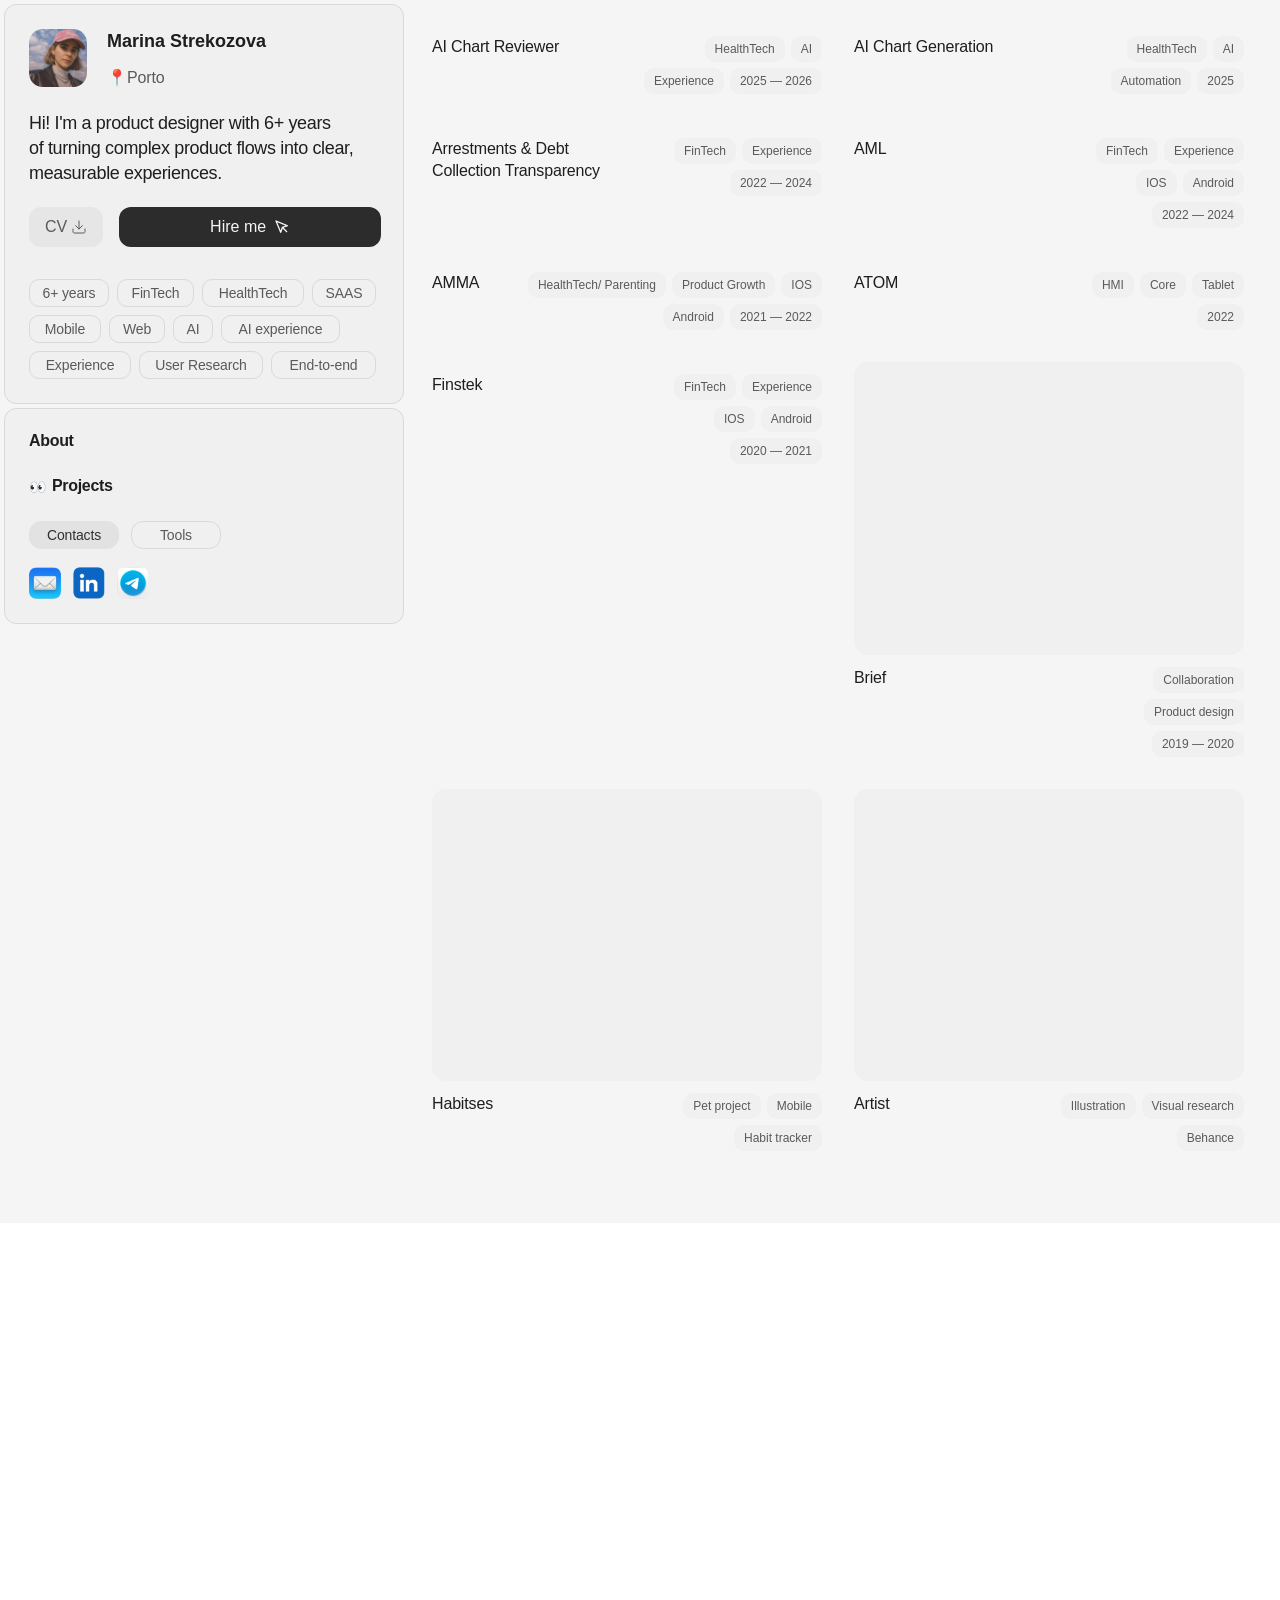
<file: index.html>
<!DOCTYPE html>
<html lang="ru">
<head>
  <meta charset="UTF-8">
  <meta name="viewport" content="width=device-width, initial-scale=1.0">
  <title>Marina Strekozova — Portfolio</title>
  <link rel="preconnect" href="https://fonts.googleapis.com">
  <link rel="preconnect" href="https://fonts.gstatic.com" crossorigin>
  <link href="https://fonts.googleapis.com/css2?family=Sora:wght@300;400;500;600&display=swap" rel="stylesheet">
  <link href="https://fonts.googleapis.com/css2?family=Inter:wght@400;500;600;700&display=swap" rel="stylesheet">
  <link href="https://fonts.googleapis.com/css2?family=Manrope:wght@400;500;600;700;800&display=swap" rel="stylesheet">
  <link rel="icon" type="image/x-icon" href="favicon.ico">
  <link rel="icon" type="image/png" sizes="32x32" href="Images/favicon-32.png">
  <link rel="icon" type="image/png" sizes="16x16" href="Images/favicon-16.png">
  <link rel="apple-touch-icon" sizes="180x180" href="Images/apple-touch-icon.png">
  <link rel="stylesheet" href="styles.css?v=20260528-5">
  <script>
    if (window.innerWidth < 1180) {
      window.location.replace('mobile.html');
    }
    window.addEventListener('resize', function() {
      if (window.innerWidth < 1180) window.location.replace('mobile.html');
    });
  </script>
</head>
<body>
  <!-- Desktop -->
  <div class="desktop desktop--index" id="desktop">
    <!-- Menu Bar -->
    <div class="menubar">
      <div class="menubar__left">
        <span class="menubar__availability" aria-label="I'm open to work">
          <span class="menubar__availability-icon" aria-hidden="true">
            <span class="menubar__availability-dot"></span>
          </span>
          <span class="menubar__availability-text">I'm open to work</span>
        </span>
        <!-- Cursor bubble (shown when about card is hidden) -->
        <div class="cursor-bubble is-hidden" id="cursor-bubble">
          <img class="cursor-bubble__pointer" src="Images/cursor-pointer.svg" width="18" height="18" alt="">
          <div class="cursor-bubble__label">Hi! My name is Marina 👋</div>
        </div>
        <!-- About Card Dropdown -->
        <div class="about-card" id="about-card">
          <section class="about-card__panel about-card__panel--main" aria-label="About Marina">
            <div class="about-card__top">
              <div class="about-card__avatar">
                <img src="Images/marina-photo.png" alt="Marina Strekozova">
              </div>
              <div class="about-card__identity">
                <div class="about-card__name-row">
                  <h1 class="about-card__name">Marina Strekozova</h1>
                </div>
                <div class="about-card__location-row">
                  <span class="about-card__location-pin" aria-hidden="true">📍</span>
                  <span class="about-card__location">Porto</span>
                </div>
              </div>
            </div>
            <div class="about-card__body-wrap">
              <div class="about-card__body">
                <p class="about-card__heading">Hi! I'm a product designer with 6+ years of&nbsp;turning complex product flows into clear, measurable experiences.</p>
                <div class="about-card__cta-row">
                  <a href="Images/Side bar info/Marina Strekozova CV.pdf" target="_blank" class="about-card__cta-cv">
                    CV
                    <img src="Images/Download.svg" width="16" height="16" alt="" aria-hidden="true">
                  </a>
                  <a href="mailto:strekozova.ma@gmail.com" class="about-card__cta" aria-label="Hire me">
                    <span>Hire me</span>
                    <img src="Images/Mouse pointer.png" alt="" aria-hidden="true" style="width:16px;height:16px;display:block;flex-shrink:0;">
                  </a>
                </div>
              </div>
              <div class="about-card__tags" aria-label="Experience areas">
                <span class="about-card__tag">6+ years</span>
                <span class="about-card__tag">FinTech</span>
                <span class="about-card__tag">HealthTech</span>
                <span class="about-card__tag">SAAS</span>
                <span class="about-card__tag">Mobile</span>
                <span class="about-card__tag">Web</span>
                <span class="about-card__tag">AI</span>
                <span class="about-card__tag">AI experience</span>
                <span class="about-card__tag">Experience</span>
                <span class="about-card__tag">User Research</span>
                <span class="about-card__tag">End-to-end</span>
              </div>
            </div>
          </section>
          <!-- Details nav card -->
          <div class="about-card__panel about-card__details">
            <div class="about-card__detail-item">
              <button class="about-card__detail-row info-panel__tab" data-tab="about">
                <span class="about-card__detail-label">About</span>
                <svg width="20" height="20" viewBox="0 0 20 20" fill="none" aria-hidden="true">
                  <path d="M3.5 10H16.5M16.5 10L11.5 5M16.5 10L11.5 15" stroke="currentColor" stroke-width="1.5" stroke-linecap="round" stroke-linejoin="round"/>
                </svg>
              </button>
              <div class="info-panel__pane info-panel__pane--about" data-pane="about">
                <div class="about-card__body">
                  <h2 class="about-card__heading">Designing interfaces that move metrics</h2>
                  <p class="about-card__text">From driving core customer experience for high-scale products, including fintech with <strong>45M+ users</strong> to building AI-driven automation, cutting document review time <strong>by 80% (5&nbsp;min → 41 sec)</strong> and accelerating workflows <strong>by 10x</strong> for a platform with <strong>120K+</strong> annual visits.</p>
                  <p class="about-card__text">Background in graphic arts — brought to every product through thoughtful visual craft and attention to detail.</p>
                </div>
              </div>
            </div>
            <div class="about-card__detail-item">
              <button class="about-card__detail-row is-active" id="projects-nav">
                <span class="about-card__detail-label">Projects</span>
                <svg width="20" height="20" viewBox="0 0 20 20" fill="none" aria-hidden="true">
                  <path d="M3.5 10H16.5M16.5 10L11.5 5M16.5 10L11.5 15" stroke="currentColor" stroke-width="1.5" stroke-linecap="round" stroke-linejoin="round"/>
                </svg>
              </button>
            </div>
            <div class="about-card__detail-item about-card__detail-item--switcher">
              <div class="about-card__segmented" role="tablist" aria-label="Contacts and tools">
                <button class="about-card__segment is-active" type="button" role="tab" aria-selected="true" data-switch-target="contacts">Contacts</button>
                <button class="about-card__segment" type="button" role="tab" aria-selected="false" data-switch-target="tools">Tools</button>
              </div>
              <div class="about-card__icon-panel is-active" data-switch-pane="contacts" aria-label="Contact links">
                <a href="mailto:strekozova.ma@gmail.com" class="about-card__contact-link" aria-label="Mail">
                  <img src="Images/mail.png" alt="">
                </a>
                <a href="https://www.linkedin.com/in/marina-strekozova/" target="_blank" rel="noopener" class="about-card__contact-link" aria-label="LinkedIn">
                  <img src="Images/linkedin.png" alt="">
                </a>
                <a href="https://t.me/malibelula" target="_blank" rel="noopener" class="about-card__contact-link" aria-label="Telegram">
                  <img src="Images/telegram.png" alt="">
                </a>
              </div>
              <div class="about-card__icon-panel" data-switch-pane="tools" aria-label="Tools">
                <a href="https://figma.com" target="_blank" rel="noopener" class="about-card__contact-link" aria-label="Figma">
                  <img src="Images/figma.png" alt="">
                </a>
                <a href="https://notion.so" target="_blank" rel="noopener" class="about-card__contact-link" aria-label="Notion">
                  <img src="Images/notion.png" alt="">
                </a>
                <a href="https://miro.com" target="_blank" rel="noopener" class="about-card__contact-link" aria-label="Miro">
                  <img src="Images/miro.png" alt="">
                </a>
                <a href="https://claude.ai" target="_blank" rel="noopener" class="about-card__contact-link" aria-label="Claude">
                  <img src="Images/claude.png" alt="">
                </a>
                <a href="https://chatgpt.com/codex" target="_blank" rel="noopener" class="about-card__contact-link about-card__contact-link--codex" aria-label="Codex">
                  <img src="Images/codex-color 2.png" alt="">
                </a>
                <a href="https://chatgpt.com" target="_blank" rel="noopener" class="about-card__contact-link" aria-label="ChatGPT">
                  <img src="Images/chatgpt.png" alt="">
                </a>
              </div>
            </div>
          </div>
          <!--
          <div class="spotify-widget" id="spotify-widget">
            <iframe
              src="https://open.spotify.com/embed/playlist/1XtLuUHkvGDic6UJt70vt6?utm_source=generator&theme=0&locale=en"
              width="400"
              height="80"
              frameBorder="0"
              allowfullscreen=""
              allow="autoplay; clipboard-write; encrypted-media; fullscreen; picture-in-picture"
              loading="lazy"
              style="border-radius: 8px; display: block;"
            ></iframe>
          </div>
          -->
        </div>
      </div>
      <div class="menubar__right">
        <!-- Spotify trigger -->
        <div class="spotify-trigger" id="spotify-trigger" aria-label="Now playing">
          <svg width="24" height="24" viewBox="0 0 18 18" fill="none" aria-hidden="true">
            <circle cx="9" cy="9" r="9" fill="#1E1E1E"/>
            <circle cx="9" cy="9" r="5.7" fill="#00C83B"/>
            <path d="M7.35 5.8V12.2L12.35 9L7.35 5.8Z" fill="#F5F5F5"/>
          </svg>
          <!-- Spotify dropdown -->
          <div class="spotify-dropdown" id="spotify-dropdown">
            <iframe
              src="https://open.spotify.com/embed/playlist/1XtLuUHkvGDic6UJt70vt6?utm_source=generator&theme=0&locale=en"
              width="340"
              height="80"
              frameBorder="0"
              allowfullscreen=""
              allow="autoplay; clipboard-write; encrypted-media; fullscreen; picture-in-picture"
              loading="lazy"
              style="border-radius: 8px; display: block;"
            ></iframe>
          </div>
        </div>
        <span class="menubar__time">
          <svg class="menubar__time-icon" width="16" height="16" viewBox="0 0 16 16" fill="none" aria-hidden="true">
            <circle cx="8" cy="8" r="6.5" stroke="currentColor" stroke-width="1.3"/>
            <path d="M8 4.6V8L10.3 9.35" stroke="currentColor" stroke-width="1.3" stroke-linecap="round" stroke-linejoin="round"/>
          </svg>
          <span class="menubar__item" id="menubar-time"></span>
        </span>
      </div>
    </div>

    <section class="sidebar-page" id="about-page" aria-label="About Marina details">
      <div class="sidebar-page__content">
        <p class="sidebar-page__eyebrow">About</p>
        <div class="sidebar-page__sections">
          <section class="sidebar-page__section">
            <h2 class="sidebar-page__title">I design interfaces that move metrics</h2>
            <div class="sidebar-page__text">
              <p>My work spans high-scale FintTech products with <strong>45M+</strong> users and AI-driven automation for platforms with <strong>120K+</strong> annual visits. I focus on turning complex workflows into clearer, faster experiences — from reducing document review time <strong>by 80%</strong> to accelerating operational flows <strong>by 10x.</strong></p>
            </div>
          </section>

          <section class="sidebar-page__section sidebar-page__section--timeline" aria-label="Work timeline">
            <h2 class="sidebar-page__title">Work experience</h2>
            <div class="about-timeline">
              <div class="about-timeline__item">
                <span class="about-timeline__folder">
                  <span class="about-timeline__year">2025–Present</span>
                  <span class="about-timeline__company">MEDvidi</span>
                </span>
                <span class="about-timeline__body">
                  <span class="about-timeline__role">Senior Product Designer</span>
                  <span class="about-timeline__track">Core track, AI experience track</span>
                  <span class="about-timeline__meta">U.S.-based (36 states) · 120K+ appts per year · Tele-Mental Health Platform: Providers Portal, Patient portal, CRM</span>
                  <span class="about-timeline__description">End-to-end design of AI features and provider-facing workflows for the Provider Portal and CRM, reducing administrative workload and streamlining clinical operations. Designed AI-powered chart review, note generation, and follow-up treatment tracking, delivering production-ready solutions that cut operational overhead. Improved provider financial transparency and redesigned legacy CRM information architecture, reducing ambiguity, frustration, and navigation complexity.</span>
                </span>
              </div>
              <div class="about-timeline__item">
                <span class="about-timeline__folder">
                  <span class="about-timeline__year">2022–2024</span>
                  <span class="about-timeline__company">T-Bank</span>
                </span>
                <span class="about-timeline__body">
                  <span class="about-timeline__role">Product Designer</span>
                  <span class="about-timeline__meta">T-Bank, a leading digital bank serving 40M+ customers, focused on self-service, critical security journeys, and complex scenarios involving government-related services, AML, and collections.</span>
                  <span class="about-timeline__description">Led the Arrestments experience redesign, reducing support inquiries by over 50% and saving ₽20M+ annually. Redesigned phone number change and adaptive procedure-player flows, reducing user errors, improving self-resolution, and lowering escalations to live agents.</span>
                </span>
              </div>
              <div class="about-timeline__item">
                <span class="about-timeline__folder">
                  <span class="about-timeline__year">2021–2022</span>
                  <span class="about-timeline__company">Amma</span>
                </span>
                <span class="about-timeline__body">
                  Subscription and personalization improvements for the app’s relaunch as a parenthood platform in LATAM.
                </span>
              </div>
              <div class="about-timeline__item">
                <span class="about-timeline__folder">
                  <span class="about-timeline__year">2021–2022</span>
                  <span class="about-timeline__company">ATOM</span>
                </span>
                <span class="about-timeline__body">
                  HMI car control panel software built from scratch in 3.5 months for a core tablet experience.
                </span>
              </div>
              <div class="about-timeline__item">
                <span class="about-timeline__folder">
                  <span class="about-timeline__year">2020–2021</span>
                  <span class="about-timeline__company">Finstek</span>
                </span>
                <span class="about-timeline__body">
                  Mobile trading app from scratch, including onboarding, KYC registration, dashboard, and profile experience.
                </span>
              </div>
              <div class="about-timeline__item">
                <span class="about-timeline__folder">
                  <span class="about-timeline__year">2019–2020</span>
                  <span class="about-timeline__company">Brief</span>
                </span>
                <span class="about-timeline__body">
                  Team collaboration and workspace experience focused on clearer project communication and shared context.
                </span>
              </div>
            </div>
          </section>

          <section class="sidebar-page__section">
            <h2 class="sidebar-page__title">Behind pixels</h2>
            <div class="sidebar-page__text">
              <p>My background in <strong>art and illustration</strong> shaped my sensitivity to structure, hierarchy, and visual clarity. In product design, I use that lens to organize complexity, guide attention, and make experiences easier to understand and act on.</p>
            </div>
            <a class="sidebar-page__preview" href="https://www.behance.net/Strekozova_Mari" target="_blank" rel="noopener" aria-label="Open Behance portfolio">
              <span class="sidebar-page__preview-image">
                <img src="Images/behance-preview-card.png" alt="Illustration preview from Behance">
              </span>
              <span class="sidebar-page__preview-body">
                <span class="sidebar-page__preview-author">Marina Strekozova</span>
                <span class="sidebar-page__preview-link">
                  <span>View my Behance</span>
                  <svg width="16" height="16" viewBox="0 0 16 16" fill="none" aria-hidden="true">
                    <path d="M5.25 10.75L10.75 5.25M6.25 5.25H10.75V9.75" stroke="currentColor" stroke-width="1.3" stroke-linecap="round" stroke-linejoin="round"/>
                  </svg>
                </span>
              </span>
            </a>
          </section>

          <section class="sidebar-page__section">
            <h2 class="sidebar-page__title">Beyond work</h2>
            <div class="sidebar-page__text">
              <p>In the past 4 years, I’ve lived in 5 countries — an experience that shaped the way I observe people, cultures, and everyday systems.</p>
              <p>I travel with my husband and our dog, whom we rescued from the streets of Armenia.</p>
              <p>Outside of design, I find joy in drawing and illustration, ceramics, time in nature, dog training and conversations with people who are curious about the world.</p>
            </div>
            <div class="about-gallery" aria-label="Personal photo gallery">
              <div class="about-gallery__folder" aria-hidden="true">
                <div class="about-gallery__folder-back"></div>
                <img class="about-gallery__loose about-gallery__loose--dog-left" src="Images/Folder%20with%20pictures/%D0%95%D1%80%D1%8F%20%D0%B7%D1%83%D0%B1.png" alt="" data-gallery-drag>
                <img class="about-gallery__loose about-gallery__loose--picture" src="Images/Folder%20with%20pictures/picture.png" alt="" data-gallery-drag>
                <img class="about-gallery__loose about-gallery__loose--plate" src="Images/Folder%20with%20pictures/plate%20ceramic.png" alt="" data-gallery-drag>
                <img class="about-gallery__loose about-gallery__loose--hand" src="Images/Folder%20with%20pictures/hand%20ceramic.png" alt="" data-gallery-drag>
                <img class="about-gallery__folder-front" src="Images/Folder%20with%20pictures/folder-front.png" alt="">
              </div>
              <div class="about-gallery__featured">
                <img data-gallery-featured src="Images/Folder%20with%20pictures/Marina.png" alt="">
              </div>
              <div class="about-gallery__side-photos" aria-hidden="true">
                <img class="about-gallery__side-photo about-gallery__side-photo--top" src="Images/Folder%20with%20pictures/%D0%BF%D1%83%D0%B7%D0%B0%D1%87.png" alt="" data-gallery-drag>
                <img class="about-gallery__side-photo about-gallery__side-photo--bottom" src="Images/Folder%20with%20pictures/ereko%20puppy.png" alt="" data-gallery-drag>
              </div>
              <div class="about-gallery__thumbs" aria-label="Photo gallery">
                <button class="about-gallery__thumb" data-gallery-src="Images/Folder%20with%20pictures/carpet.png"><img src="Images/Folder%20with%20pictures/carpet.png" alt=""></button>
                <button class="about-gallery__thumb" data-gallery-src="Images/Folder%20with%20pictures/Tennis.png"><img src="Images/Folder%20with%20pictures/Tennis.png" alt=""></button>
                <button class="about-gallery__thumb" data-gallery-src="Images/Folder%20with%20pictures/Belgrade.png"><img src="Images/Folder%20with%20pictures/Belgrade.png" alt=""></button>
                <button class="about-gallery__thumb" data-gallery-src="Images/Folder%20with%20pictures/figma.png"><img src="Images/Folder%20with%20pictures/figma.png" alt=""></button>
                <button class="about-gallery__thumb" data-gallery-src="Images/Folder%20with%20pictures/berlin.png"><img src="Images/Folder%20with%20pictures/berlin.png" alt=""></button>
                <button class="about-gallery__thumb is-active" data-gallery-src="Images/Folder%20with%20pictures/Marina.png"><img src="Images/Folder%20with%20pictures/Marina.png" alt=""></button>
                <button class="about-gallery__thumb" data-gallery-src="Images/Folder%20with%20pictures/lady.png"><img src="Images/Folder%20with%20pictures/lady.png" alt=""></button>
                <button class="about-gallery__thumb" data-gallery-src="Images/Folder%20with%20pictures/cat.png"><img src="Images/Folder%20with%20pictures/cat.png" alt=""></button>
                <button class="about-gallery__thumb" data-gallery-src="Images/Folder%20with%20pictures/streetart.png"><img src="Images/Folder%20with%20pictures/streetart.png" alt=""></button>
                <button class="about-gallery__thumb" data-gallery-src="Images/Folder%20with%20pictures/cale.png"><img src="Images/Folder%20with%20pictures/cale.png" alt=""></button>
                <button class="about-gallery__thumb" data-gallery-src="Images/Folder%20with%20pictures/grass.png"><img src="Images/Folder%20with%20pictures/grass.png" alt=""></button>
                <button class="about-gallery__thumb" data-gallery-src="Images/Folder%20with%20pictures/%D0%9A%D0%B2%D0%B0%D0%B4%D1%80%D0%B0%D1%82%D0%B8%D1%88.png"><img src="Images/Folder%20with%20pictures/%D0%9A%D0%B2%D0%B0%D0%B4%D1%80%D0%B0%D1%82%D0%B8%D1%88.png" alt=""></button>
              </div>
            </div>
          </section>
        </div>
      </div>
    </section>

    <main class="portfolio-index" id="portfolio-index" aria-label="Selected projects">
      <div class="portfolio-index__grid">
        <a class="portfolio-tile portfolio-tile--large" href="Cases/medvidi.html">
          <div class="portfolio-tile__media">
            <img src="Images/Chart review.png" alt="AI Chart Reviewer dashboard">
            <p class="portfolio-tile__hover-description">AI-powered tools for telehealth — review time down 80% (5min → 41s).</p>
          </div>
          <div class="portfolio-tile__meta">
            <h2>AI Chart Reviewer</h2>
            <div class="portfolio-tile__tags">
              <span>HealthTech</span>
              <span>AI</span>
              <span>Experience</span>
              <span>2025 — 2026</span>
            </div>
          </div>
        </a>

        <article class="portfolio-tile portfolio-tile--large portfolio-tile--coming-soon">
          <div class="portfolio-tile__media">
            <img src="Images/Chart generation.png" alt="AI Chart Generation preview">
            <div class="portfolio-tile__soon">Contact me to view</div>
          </div>
          <div class="portfolio-tile__meta">
            <h2>AI Chart Generation</h2>
            <div class="portfolio-tile__tags">
              <span>HealthTech</span>
              <span>AI</span>
              <span>Automation</span>
              <span>2025</span>
            </div>
          </div>
        </article>

        <a class="portfolio-tile" href="Cases/TBank/Arrestments%20case/index.html">
          <div class="portfolio-tile__media">
            <img src="Images/tbank-card.png" alt="T-Bank Arrestments case">
            <p class="portfolio-tile__hover-description">Related support calls dropped by 38% in the first month — saved ~20 mln rub annually.</p>
          </div>
          <div class="portfolio-tile__meta">
            <h2>Arrestments & Debt Collection Transparency</h2>
            <div class="portfolio-tile__tags">
              <span>FinTech</span>
              <span>Experience</span>
              <span>2022 — 2024</span>
            </div>
          </div>
        </a>

        <article class="portfolio-tile portfolio-tile--coming-soon">
          <div class="portfolio-tile__media">
            <img src="Images/aml-card.png" alt="TBank AML case preview">
            <div class="portfolio-tile__soon">Contact me to view</div>
          </div>
          <div class="portfolio-tile__meta">
            <h2>AML</h2>
            <div class="portfolio-tile__tags">
              <span>FinTech</span>
              <span>Experience</span>
              <span>IOS</span>
              <span>Android</span>
              <span>2022 — 2024</span>
            </div>
          </div>
        </article>

        <a class="portfolio-tile portfolio-tile--amma" href="https://marinastrekozova.notion.site/Pregnancy-tracker-0f55c0bd2f7f4ed68e184daf8a2b56bc?source=copy_link" target="_blank" rel="noopener">
          <div class="portfolio-tile__media portfolio-tile__media--amma" aria-label="AMMA app preview">
            <img src="Images/Amma.png" alt="AMMA app preview">
            <p class="portfolio-tile__hover-description">
              With Product team I drove subscription and personalization improvements for the app’s relaunch as a <strong>parenthood platform</strong>, contributing to a <strong>Top-3</strong> LATAM category ranking and <strong>+13%</strong> new paying users.
            </p>
          </div>
          <div class="portfolio-tile__meta">
            <h2>AMMA</h2>
            <div class="portfolio-tile__tags">
              <span>HealthTech/ Parenting</span>
              <span>Product Growth</span>
              <span>IOS</span>
              <span>Android</span>
              <span>2021 — 2022</span>
            </div>
          </div>
        </a>

        <a class="portfolio-tile" href="https://marinastrekozova.notion.site/ATOM-13b439eac0cc8071ab0bc9bf8c6f477c?source=copy_link" target="_blank" rel="noopener">
          <div class="portfolio-tile__media portfolio-tile__media--atom">
            <img src="Images/Atom.png" alt="ATOM car control panel preview">
            <div class="portfolio-tile__nda" aria-label="NDA">
              <svg width="16" height="16" viewBox="0 0 16 16" fill="none" aria-hidden="true">
                <path d="M4.5 7V5.4C4.5 3.45 5.86 2.1 8 2.1C10.14 2.1 11.5 3.45 11.5 5.4V7" stroke="currentColor" stroke-width="1.4" stroke-linecap="round"/>
                <rect x="3.3" y="6.7" width="9.4" height="7" rx="1.6" stroke="currentColor" stroke-width="1.4"/>
              </svg>
              <span>NDA</span>
            </div>
            <p class="portfolio-tile__hover-description">Building a Car Control Panel Software from Scratch in 3.5 Months</p>
          </div>
          <div class="portfolio-tile__meta">
            <h2>ATOM</h2>
            <div class="portfolio-tile__tags">
              <span>HMI</span>
              <span>Core</span>
              <span>Tablet</span>
              <span>2022</span>
            </div>
          </div>
        </a>

        <a class="portfolio-tile portfolio-tile--finstek" href="https://finstek.com/" target="_blank" rel="noopener">
          <div class="portfolio-tile__media portfolio-tile__media--finstek">
            <img src="Images/finstek-card.png" alt="Finstek mobile trading app preview">
            <p class="portfolio-tile__hover-description">Designed a mobile app for an existing web-based trading platform from scratch, including the full client onboarding and KYC registration flow, user dashboard, and profile experience.</p>
          </div>
          <div class="portfolio-tile__meta">
            <h2>Finstek</h2>
            <div class="portfolio-tile__tags">
              <span>FinTech</span>
              <span>Experience</span>
              <span>IOS</span>
              <span>Android</span>
              <span>2020 — 2021</span>
            </div>
          </div>
        </a>

        <a class="portfolio-tile" href="https://www.behance.net/gallery/87891811/Brief-Team-Collaboration-Tool" target="_blank" rel="noopener">
          <div class="portfolio-tile__media portfolio-tile__media--soft">
            <img src="Images/folder-brief.png" alt="Brief project">
          </div>
          <div class="portfolio-tile__meta">
            <h2>Brief</h2>
            <div class="portfolio-tile__tags">
              <span>Collaboration</span>
              <span>Product design</span>
              <span>2019 — 2020</span>
            </div>
          </div>
        </a>

        <a class="portfolio-tile" href="https://apps.apple.com/kz/app/habit-tracker-habitses/id1574960856" target="_blank" rel="noopener">
          <div class="portfolio-tile__media portfolio-tile__media--soft">
            <img src="Images/habitses-app.png" alt="Habitses app">
          </div>
          <div class="portfolio-tile__meta">
            <h2>Habitses</h2>
            <div class="portfolio-tile__tags">
              <span>Pet project</span>
              <span>Mobile</span>
              <span>Habit tracker</span>
            </div>
          </div>
        </a>

        <a class="portfolio-tile" href="https://www.behance.net/Strekozova_Mari" target="_blank" rel="noopener">
          <div class="portfolio-tile__media portfolio-tile__media--soft">
            <img src="Images/Folder artist.png" alt="Illustration portfolio">
          </div>
          <div class="portfolio-tile__meta">
            <h2>Artist</h2>
            <div class="portfolio-tile__tags">
              <span>Illustration</span>
              <span>Visual research</span>
              <span>Behance</span>
            </div>
          </div>
        </a>
      </div>
    </main>

    <!-- Desktop wallpaper area — pannable canvas -->
    <div class="desktop__area" id="desktop-area">
      <div class="desktop__canvas" id="desktop-canvas">
        <!-- Desktop Folders -->
        <div class="desktop-folder" data-col="0" data-row="0" data-href="Cases/medvidi.html" data-target="_self">
          <img class="desktop-folder__icon" src="Images/folder.png" alt="Folder">
          <span class="desktop-folder__name">MEDvidi<br>(2025–Present)</span>
        </div>
        <div class="desktop-folder" data-col="0" data-row="1" data-href="Cases/TBank/Arrestments case/index.html">
          <img class="desktop-folder__icon" src="Images/folder-tbank.png" alt="Folder">
          <span class="desktop-folder__name">T-Bank<br>(2022–2024)</span>
        </div>
        <div class="desktop-folder" data-col="0" data-row="2" data-href="https://marinastrekozova.notion.site/Pregnancy-tracker-0f55c0bd2f7f4ed68e184daf8a2b56bc?source=copy_link">
          <img class="desktop-folder__icon" src="Images/folder.png" alt="Folder">
          <span class="desktop-folder__name">Amma<br>(2021–2022)</span>
        </div>
        <div class="desktop-folder" data-col="0" data-row="3" data-href="https://marinastrekozova.notion.site/ATOM-13b439eac0cc8071ab0bc9bf8c6f477c?source=copy_link">
          <img class="desktop-folder__icon" src="Images/folder.png" alt="Folder">
          <span class="desktop-folder__name">ATOM<br>(2021–2022)</span>
        </div>
        <div class="desktop-folder" data-col="0" data-row="4" data-href="https://finstek.com/">
          <img class="desktop-folder__icon" src="Images/folder.png" alt="Folder">
          <span class="desktop-folder__name">Finstack<br>(2020–2021)</span>
        </div>
        <div class="desktop-folder" data-col="0" data-row="5" data-href="https://www.behance.net/gallery/87891811/Brief-Team-Collaboration-Tool">
          <img class="desktop-folder__icon" src="Images/folder-brief.png" alt="Folder">
          <span class="desktop-folder__name">Brief<br>(2019–2020)</span>
        </div>
        <div class="desktop-folder" data-col="0" data-row="6" data-href="https://apps.apple.com/kz/app/habit-tracker-habitses/id1574960856">
          <img class="desktop-folder__icon" src="Images/habitses-app.png" alt="Habitses" style="width: 80px;">
          <span class="desktop-folder__name">Habitses<br>(pet project 🐸)</span>
        </div>
<div class="desktop-folder" id="folder-artist" data-col="0" data-row="3" data-href="https://www.behance.net/Strekozova_Mari">
          <img class="desktop-folder__icon" src="Images/Folder artist.png" alt="Folder">
          <span class="desktop-folder__name">I'm an artist</span>
        </div>
        <div class="desktop-folder desktop-folder--trash" id="dock-trash" data-col="1" data-row="3">
          <img class="desktop-folder__icon" src="Images/trash.png" alt="Trash">
          <span class="desktop-folder__name">Other</span>
        </div>
        <div class="desktop-folder" id="folder-vcru" data-href="https://vc.ru/services/967519-keis-v-tinkoff-nashli-populyarnuyu-prichinu-obrashenii-v-podderzhku-vot-kak-oni-iskali-problemu-vo-flou-s-pomoshyu-pathway" data-target="_blank">
          <img class="desktop-folder__icon" src="Images/vc.ru.png" alt="vc.ru" style="width: 80px;">
          <span class="desktop-folder__name">vc.ru</span>
        </div>
        <!-- Project Card: AI Chart Reviewer -->
        <div class="project-card" id="card-chart-reviewer" data-href="Cases/medvidi.html" data-target="_self">
          <div class="project-card__image">
            <img src="Images/Chart review.png" alt="AI Chart Reviewer dashboard">
            <div class="project-card__view-btn">
              View case
              <svg width="16" height="16" viewBox="0 0 16 16" fill="none" aria-hidden="true">
                <path d="M4.10667 11.9289L3.33334 11.1556L10.0445 4.44446H3.92889V3.33334H11.9289V11.3333H10.8178V5.21779L4.10667 11.9289Z" fill="currentColor"/>
              </svg>
            </div>
          </div>
          <div class="project-card__body">
            <span class="project-card__client">MEDvidi · 2025 — 2026</span>
            <h3 class="project-card__title">AI Chart Reviewer</h3>
            <p class="project-card__desc">AI-powered tools for telehealth — review time down 80% (5min → 41s).</p>
            <div class="project-card__tags">
              <span class="project-card__tag">HealthTech</span>
              <span class="project-card__tag">AI</span>
              <span class="project-card__tag">SaaS</span>
            </div>
          </div>
        </div>

        <!-- Project Card: TBank -->
        <div class="project-card project-card--tbank" id="card-tbank" data-href="Cases/TBank/Arrestments%20case/index.html">
          <div class="project-card__image project-card__image--tbank">
            <img src="Images/tbank-card.png" alt="T-Bank Arrestments case">
            <div class="project-card__view-btn">
              View case
              <svg width="16" height="16" viewBox="0 0 16 16" fill="none" aria-hidden="true">
                <path d="M4.10667 11.9289L3.33334 11.1556L10.0445 4.44446H3.92889V3.33334H11.9289V11.3333H10.8178V5.21779L4.10667 11.9289Z" fill="currentColor"/>
              </svg>
            </div>
          </div>
          <div class="project-card__body">
            <span class="project-card__client">TBank · 2022 — 2024</span>
            <h3 class="project-card__title">Arrestments & Debt Collection Transparency</h3>
            <p class="project-card__desc">Related support calls dropped by 38% in the first month — saved ~20 mln rub annually.</p>
            <div class="project-card__tags">
              <span class="project-card__tag">FinTech</span>
              <span class="project-card__tag">Experience</span>
              <span class="project-card__tag">iOS</span>
              <span class="project-card__tag">Android</span>
            </div>
          </div>
        </div>

        <!-- Project Card: AI Chart Generation (Coming Soon) -->
        <div class="project-card project-card--coming-soon" id="card-chart-generation">
          <div class="project-card__image">
            <img src="Images/Chart generation.png" alt="AI Chart Generation preview">
          </div>
          <div class="project-card__body">
            <span class="project-card__client project-card__client--italic">Contact me to view</span>
            <h3 class="project-card__title">AI Chart Generation</h3>
            <p class="project-card__desc">10x faster medical documentation through AI-driven charting automation.</p>
            <div class="project-card__tags project-card__tags--dim">
              <span class="project-card__tag">HealthTech</span>
              <span class="project-card__tag">AI</span>
              <span class="project-card__tag">SaaS</span>
            </div>
          </div>
        </div>

      </div>
    </div>

    <!-- Trash Window (hidden by default) -->
    <div class="window window--trash" id="trash-window">
      <div class="window__titlebar" id="trash-titlebar">
        <div class="window__buttons">
          <button class="window__btn window__btn--close" id="trash-close"></button>
          <button class="window__btn window__btn--minimize"></button>
          <button class="window__btn window__btn--maximize"></button>
        </div>
        <span class="window__title">Корзина</span>
      </div>
      <div class="window__content" id="trash-content">
        <div class="trash-empty">
          <img class="trash-empty__img" src="Images/dreaming-frog.png" alt="Dreaming frog">
          <span class="trash-empty__text">Something's coming soon</span>
        </div>
      </div>
    </div>


  </div>

  <script src="script.js?v=20260528-5"></script>
</body>
</html>
</file>
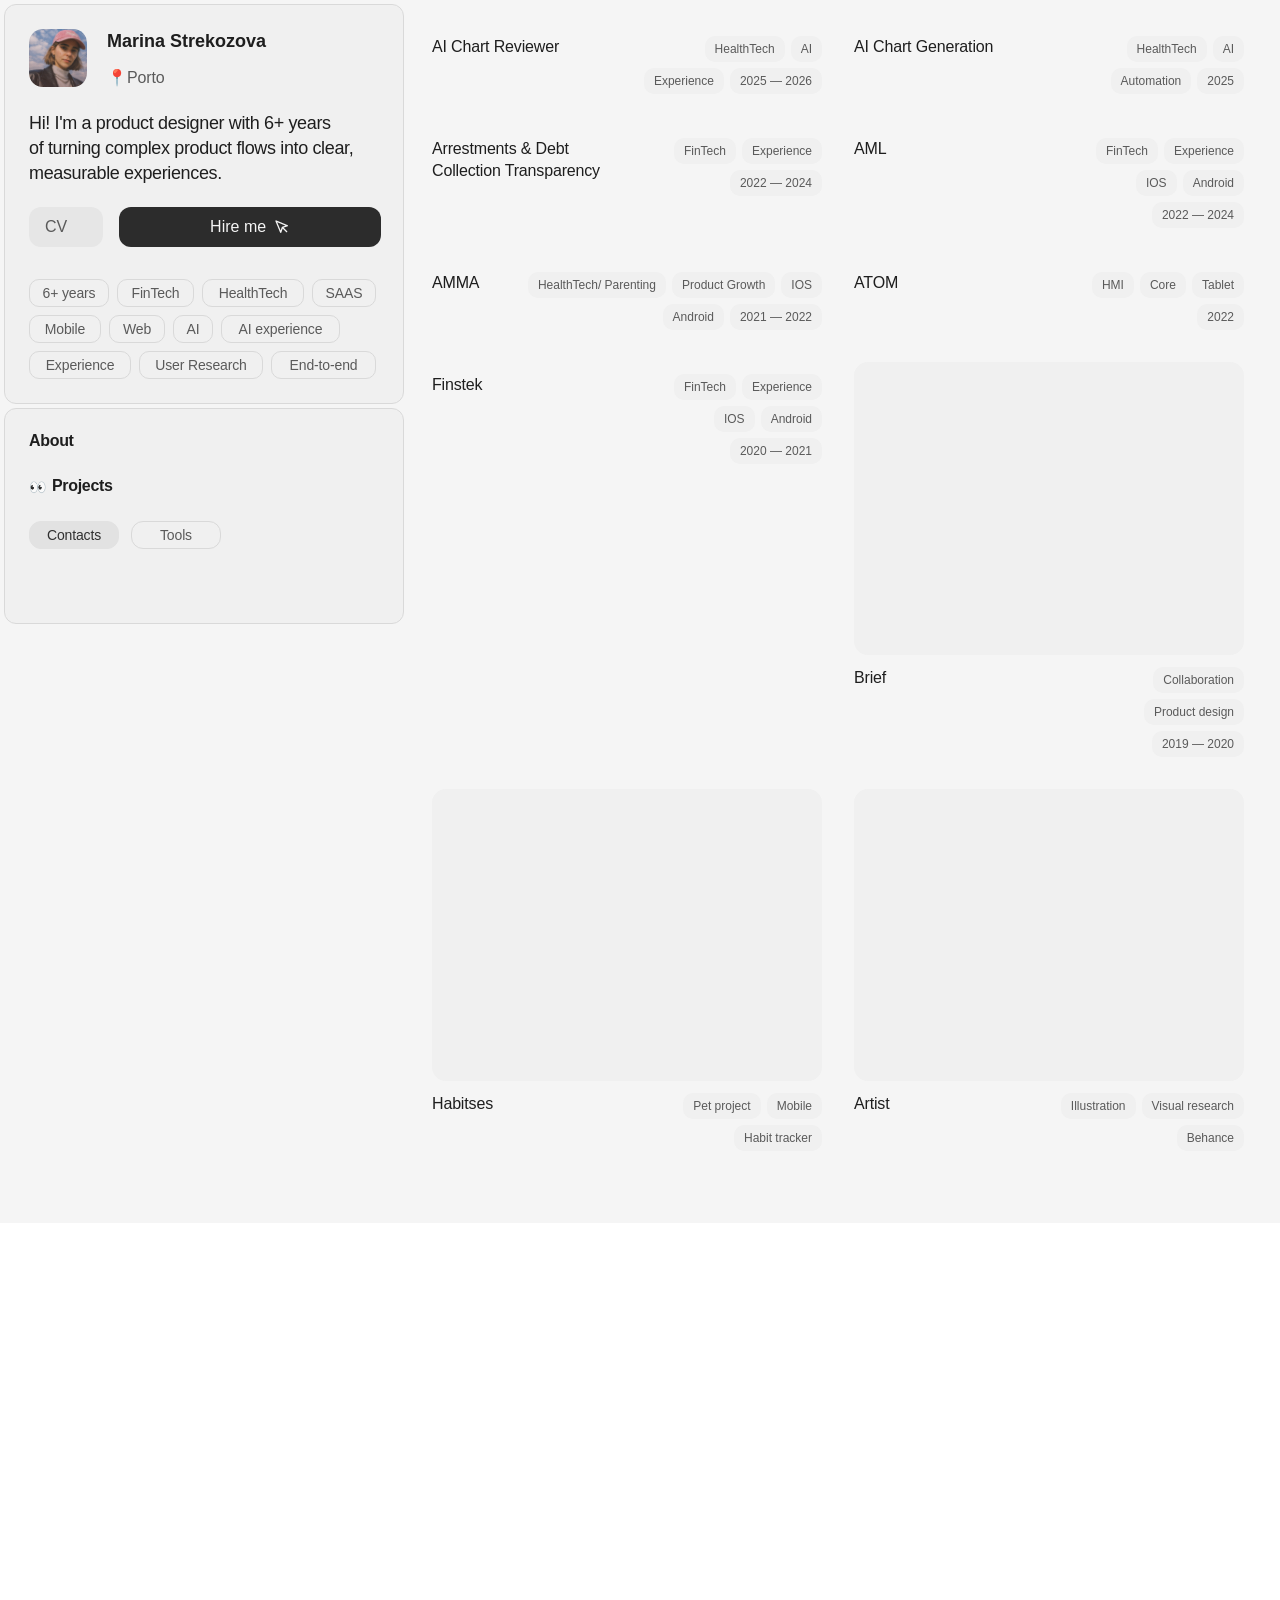
<file: mobile.html>
<!DOCTYPE html>
<html lang="ru">
<head>
  <meta charset="UTF-8">
  <meta name="viewport" content="width=device-width, initial-scale=1.0, viewport-fit=cover">
  <title>Marina Strekozova — Portfolio</title>
  <link rel="preconnect" href="https://fonts.googleapis.com">
  <link href="https://fonts.googleapis.com/css2?family=Inter:wght@400;500;600;700&display=swap" rel="stylesheet">
  <link rel="preconnect" href="https://fonts.gstatic.com" crossorigin>
  <link href="https://fonts.googleapis.com/css2?family=Manrope:wght@400;500;600;700;800&display=swap" rel="stylesheet">
  <link rel="icon" type="image/x-icon" href="favicon.ico">
  <link rel="icon" type="image/png" sizes="32x32" href="Images/favicon-32.png">
  <link rel="apple-touch-icon" sizes="180x180" href="Images/apple-touch-icon.png">
  <link rel="stylesheet" href="mobile.css">
  <script>
    if (window.innerWidth >= 1180) {
      window.location.replace('index.html');
    }
    window.addEventListener('resize', function() {
      if (window.innerWidth >= 1180) window.location.replace('index.html');
    });
  </script>
</head>
<body>

  <!-- Top Bar -->
  <header class="topbar">
    <span class="topbar__time" id="topbar-time">9:41</span>
    <div class="topbar__actions">
      <a href="mailto:strekozova.ma@gmail.com" class="topbar__link">Mail me</a>
      <a href="https://marinastrekozova.notion.site/Hello-I-m-Marina-e9ede9b9a9c648108bc82512412d8404?source=copy_link" target="_blank" class="topbar__link">Portfolio</a>
      <a href="cv.pdf" target="_blank" class="topbar__link">CV</a>
    </div>
  </header>

  <!-- Hero -->
  <section class="hero">
    <div class="hero__bg"></div>
    <div class="hero__content">
      <div class="hero__avatar-wrap">
        <img class="hero__avatar" src="Images/marina-photo.png" alt="Marina Strekozova">
      </div>
      <h1 class="hero__name">Hi! I'm Marina <span class="hero__wave">👋</span></h1>
      <p class="hero__title">Product Designer · Illustrator</p>
      <div class="hero__tags">
        <span class="hero__tag">FinTech · HealthTech · SaaS</span>
      </div>
      <a href="mailto:strekozova.ma@gmail.com" class="hero__cta">
        Hire me
        <svg width="16" height="16" viewBox="0 0 18 18" fill="none">
          <path d="M4.62 13.42L3.75 12.55 11.3 5H4.42V3.75H13.42V12.75H12.17V5.87L4.62 13.42Z" fill="currentColor"/>
        </svg>
      </a>
    </div>
  </section>

  <!-- About -->
  <section class="about">
    <div class="about__card">
      <p class="about__text">
        Product Designer with 6+ years of experience and a&nbsp;degree in&nbsp;Graphic Arts. Worked on customer experience for one of the&nbsp;largest digital banks with <strong>45M+</strong> users, helped expand a&nbsp;parenting platform with <strong>1.5M MAU</strong> into LATAM market, and designed <strong>AI-powered</strong> tools for MedVidi, supporting <strong>120K+</strong> appointments annually.
      </p>
    </div>
  </section>

  <!-- Work -->
  <section class="section">
    <div class="section__header">
      <h2 class="section__title">Projects</h2>
    </div>
    <div class="projects">

      <!-- MEDvidi -->
      <a class="project" href="Cases/medvidi.html">
        <div class="project__icon-wrap">
          <img class="project__icon" src="Images/folder.png" alt="">
        </div>
        <div class="project__info">
          <span class="project__name">MEDvidi</span>
          <span class="project__meta">2025–Present · HealthTech</span>
        </div>
        <div class="project__right">
          <span class="project__arrow">→</span>
        </div>
      </a>

      <!-- T-Bank -->
      <a class="project" href="https://marinastrekozova.notion.site/Arrestments-case-13b439eac0cc80ce8f4cc3816e1e66d1?source=copy_link" target="_blank">
        <div class="project__icon-wrap">
          <img class="project__icon" src="Images/folder-tbank.png" alt="">
        </div>
        <div class="project__info">
          <span class="project__name">T-Bank</span>
          <span class="project__meta">2022–2024 · FinTech</span>
        </div>
        <div class="project__right">
          <span class="project__arrow">↗</span>
        </div>
      </a>

      <!-- Amma -->
      <a class="project" href="https://marinastrekozova.notion.site/Pregnancy-tracker-0f55c0bd2f7f4ed68e184daf8a2b56bc?source=copy_link" target="_blank">
        <div class="project__icon-wrap">
          <img class="project__icon" src="Images/folder.png" alt="">
        </div>
        <div class="project__info">
          <span class="project__name">Amma</span>
          <span class="project__meta">2021–2022 · HealthTech</span>
        </div>
        <div class="project__right">
          <span class="project__arrow">↗</span>
        </div>
      </a>

      <!-- ATOM -->
      <a class="project" href="https://marinastrekozova.notion.site/ATOM-13b439eac0cc8071ab0bc9bf8c6f477c?source=copy_link" target="_blank">
        <div class="project__icon-wrap">
          <img class="project__icon" src="Images/folder.png" alt="">
        </div>
        <div class="project__info">
          <span class="project__name">ATOM</span>
          <span class="project__meta">2021–2022 · FinTech</span>
        </div>
        <div class="project__right">
          <span class="project__arrow">↗</span>
        </div>
      </a>

      <!-- Finstack -->
      <a class="project" href="https://finstek.com/" target="_blank">
        <div class="project__icon-wrap">
          <img class="project__icon" src="Images/folder.png" alt="">
        </div>
        <div class="project__info">
          <span class="project__name">Finstack</span>
          <span class="project__meta">2020–2021 · FinTech</span>
        </div>
        <div class="project__right">
          <span class="project__arrow">↗</span>
        </div>
      </a>

      <!-- Brief -->
      <a class="project" href="https://marinastrekozova.notion.site/Brief-498d4bb29d694065a1afc32bb84a0ee2?source=copy_link" target="_blank">
        <div class="project__icon-wrap">
          <img class="project__icon" src="Images/folder-brief.png" alt="">
        </div>
        <div class="project__info">
          <span class="project__name">Brief</span>
          <span class="project__meta">2019–2020 · SaaS</span>
        </div>
        <div class="project__right">
          <span class="project__arrow">↗</span>
        </div>
      </a>

      <!-- Habitses -->
      <a class="project" href="https://apps.apple.com/kz/app/habit-tracker-habitses/id1574960856" target="_blank">
        <div class="project__icon-wrap project__icon-wrap--app">
          <img class="project__icon project__icon--app" src="Images/habitses-app.png" alt="">
        </div>
        <div class="project__info">
          <span class="project__name">Habitses</span>
          <span class="project__meta">pet project 🐸 · iOS App</span>
        </div>
        <div class="project__right">
          <span class="project__arrow">↗</span>
        </div>
      </a>

      <!-- Art -->
      <a class="project project--art" href="https://www.behance.net/Strekozova_Mari" target="_blank">
        <div class="project__icon-wrap">
          <img class="project__icon" src="Images/Folder artist.png" alt="">
        </div>
        <div class="project__info">
          <span class="project__name">I'm an artist</span>
          <span class="project__meta">Illustration & Art · Behance</span>
        </div>
        <div class="project__right">
          <span class="project__arrow">↗</span>
        </div>
      </a>

    </div>
  </section>

  <!-- Tools & Let's talk -->
  <section class="section">
    <div class="ios-folders">

      <div class="ios-folder-widget">
        <div class="ios-folder-widget__grid">
          <a href="https://figma.com" target="_blank"><img src="Images/figma.png" alt="Figma"></a>
          <a href="https://claude.ai" target="_blank"><img src="Images/claude.png" alt="Claude"></a>
          <a href="https://chatgpt.com" target="_blank"><img src="Images/chatgpt.png" alt="ChatGPT"></a>
          <a href="https://miro.com" target="_blank"><img src="Images/miro.png" alt="Miro"></a>
        </div>
        <span class="ios-folder-widget__label">Tools</span>
      </div>

      <div class="ios-folder-widget">
        <div class="ios-folder-widget__grid ios-folder-widget__grid--3">
          <a href="mailto:strekozova.ma@gmail.com"><img src="Images/mail.png" alt="Mail"></a>
          <a href="https://www.linkedin.com/in/marina-strekozova/" target="_blank"><img src="Images/linkedin.png" alt="LinkedIn"></a>
          <a href="https://t.me/malibelula" target="_blank"><img src="Images/telegram.png" alt="Telegram"></a>
        </div>
        <span class="ios-folder-widget__label">Let's talk</span>
      </div>

      <a class="app-shortcut" href="https://marinastrekozova.notion.site/Hello-I-m-Marina-e9ede9b9a9c648108bc82512412d8404?source=copy_link" target="_blank">
        <img src="Images/notion.png" alt="Notion">
        <span>Portfolio</span>
      </a>
      <a class="app-shortcut" href="cv.pdf" target="_blank">
        <img src="Images/notes.png" alt="CV">
        <span>CV</span>
      </a>

    </div>
  </section>

  <!-- Spotify -->
  <section class="section section--spotify">
    <div class="section__header">
      <h2 class="section__title">Now playing</h2>
    </div>
    <div class="spotify">
      <iframe
        src="https://open.spotify.com/embed/playlist/1XtLuUHkvGDic6UJt70vt6?utm_source=generator&theme=0&locale=en"
        width="100%"
        height="80"
        frameBorder="0"
        allowfullscreen=""
        allow="autoplay; clipboard-write; encrypted-media; fullscreen; picture-in-picture"
        loading="lazy"
        style="border-radius:12px;display:block;">
      </iframe>
    </div>
  </section>

  <!-- Footer -->
  <footer class="footer">
    <p class="footer__text">Marina Strekozova · 2026</p>
    <a class="footer__desktop" href="index.html">Open desktop version →</a>
  </footer>

  <!-- Toast notification -->
  <div class="toast" id="toast"></div>

  <script src="mobile.js"></script>
</body>
</html>
</file>
<file: styles.css>
/* ========================================
   macOS Desktop Portfolio
   ======================================== */

* {
  margin: 0;
  padding: 0;
  box-sizing: border-box;
}

:root {
  --window-bg: rgba(236, 236, 236, 0.95);
  --titlebar-bg: linear-gradient(180deg, #e8e8e8 0%, #d0d0d0 100%);
  --titlebar-border: #b0b0b0;
  --btn-close: #ff5f57;
  --btn-minimize: #ffbd2e;
  --btn-maximize: #28c840;
  --dock-bg: rgba(255, 255, 255, 0.65);
  --dock-border: rgba(0, 0, 0, 0.12);
  --menubar-bg: #f0f0f0;
  --layout-gap: 4px;
  --sidebar-width: 400px;
  --sidebar-status-offset: calc(var(--layout-gap) + var(--sidebar-width) + var(--layout-gap));
  --radius-chip: 10px;
  --radius-panel: 12px;
  --radius-media: 14px;
  --text-primary: #1d1d1f;
  --text-secondary: #6e6e73;
  --accent: #007aff;
}

body {
  font-family: -apple-system, BlinkMacSystemFont, 'SF Pro Display', 'SF Pro Text', 'Helvetica Neue', sans-serif;
  overflow-x: hidden;
  overflow-y: auto;
  min-height: 100vh;
  width: 100vw;
  cursor: default;
  -webkit-font-smoothing: antialiased;
}

body.is-sidebar-page-open {
  overflow: hidden;
}

/* ========================================
   Desktop
   ======================================== */

.desktop {
  width: 100vw;
  min-height: 100vh;
  background: #f5f5f5;
  position: relative;
  display: flex;
  flex-direction: column;
}

.desktop--index .desktop__area {
  display: none;
}

:where(
  .about-card__panel,
  .about-card__avatar,
  .about-card__details,
  .about-card__tag,
  .sidebar-page,
  .sidebar-page__photo-folder,
  .photo-folder__back,
  .about-timeline__item,
  .sidebar-page__preview,
  .portfolio-tile__media,
  .portfolio-tile__hover-description,
  .portfolio-tile__tags span
) {
  corner-shape: squircle;
}

.desktop__area {
  flex: 1;
  position: relative;
  overflow: hidden;
  cursor: default;
}

.desktop__canvas {
  position: absolute;
  width: 6000px;
  height: 4000px;
  top: 0;
  left: 0;
  background:
    radial-gradient(circle, #d4d4d4 1px, transparent 1px);
  background-size: 20px 20px;
  background-color: #f5f5f5;
  will-change: transform;
}

/* ========================================
   About Card (dropdown under menubar)
   ======================================== */

.menubar__left {
  position: relative;
  display: flex;
  align-items: center;
  gap: 4px;
  height: 100%;
}

.menubar__greeting {
  background: none;
  border: none;
  font-size: 13px;
  font-weight: 500;
  color: var(--text-primary);
  cursor: default;
  padding: 0;
  margin-left: 0;
  font-family: inherit;
}

.menubar__greeting:hover {
  opacity: 1;
}

.menubar__availability {
  display: inline-flex;
  align-items: center;
  gap: 4px;
  height: 24px;
  color: #12c202;
  white-space: nowrap;
}

.menubar__availability-icon {
  position: relative;
  display: inline-flex;
  align-items: center;
  justify-content: center;
  flex-shrink: 0;
  width: 24px;
  height: 24px;
}

.menubar__availability-icon::before {
  content: "";
  position: absolute;
  width: 18px;
  height: 18px;
  border-radius: 50%;
  background: rgba(18, 194, 2, 0.18);
}

.menubar__availability-dot {
  position: relative;
  z-index: 1;
  width: 10px;
  height: 10px;
  border-radius: 50%;
  background: #12c202;
  box-shadow: 0 0 10px rgba(18, 194, 2, 0.35);
  animation: menubarStatusDotPulse 1.8s ease-out infinite;
}

.menubar__availability-dot::after {
  content: "";
  position: absolute;
  inset: -8px;
  border-radius: 50%;
  background: rgba(18, 194, 2, 0.24);
  animation: menubarStatusRingPulse 1.8s ease-out infinite;
}

.menubar__availability-text {
  display: inline-flex;
  align-items: center;
  height: 20px;
  font-size: 16px;
  font-weight: 500;
  line-height: 20px;
}

@keyframes menubarStatusDotPulse {
  0% {
    opacity: 0.9;
    transform: scale(0.92);
  }
  50% {
    opacity: 1;
    transform: scale(1.08);
  }
  100% {
    opacity: 0.95;
    transform: scale(0.92);
  }
}

@keyframes menubarStatusRingPulse {
  0% {
    opacity: 0.8;
    transform: scale(0.55);
  }
  70%,
  100% {
    opacity: 0;
    transform: scale(1.65);
  }
}

@media (prefers-reduced-motion: reduce) {
  .menubar__availability-dot,
  .menubar__availability-dot::after {
    animation: none;
  }
}

.about-card {
  display: flex;
  flex-direction: column;
  gap: var(--layout-gap);
  position: fixed;
  top: var(--layout-gap);
  left: var(--layout-gap);
  z-index: 1100;
  width: var(--sidebar-width);
}

.about-card.is-hidden {
  display: none;
}

.about-card__panel {
  background: #f0f0f0;
  border: 1.3px solid #d9d9d9;
  border-radius: var(--radius-panel);
  box-sizing: border-box;
  padding: 24px;
  width: var(--sidebar-width);
}

.about-card__panel--main {
  display: flex;
  flex-direction: column;
  align-items: stretch;
  gap: 24px;
}

.about-card__top {
  display: flex;
  flex-direction: row;
  align-items: flex-start;
  gap: 20px;
}

.about-card__avatar {
  border-radius: var(--radius-media);
  flex-shrink: 0;
  height: 58px;
  overflow: hidden;
  position: relative;
  width: 58px;
}

.about-card__avatar::after {
  background: linear-gradient(180deg, rgba(217, 217, 217, 0.03) 0%, rgba(112, 79, 79, 0.27) 100%);
  content: '';
  inset: 0;
  pointer-events: none;
  position: absolute;
}

.about-card__avatar img {
  display: block;
  height: 100%;
  object-fit: cover;
  width: 100%;
}

.about-card__identity {
  display: flex;
  flex-direction: column;
  align-items: flex-start;
  gap: 16px;
  justify-content: center;
  width: 274px;
}

.about-card__name-row {
  align-items: center;
  display: flex;
  gap: 8px;
}

.about-card__open-to-work {
  color: #009951;
  font-family: 'Sora', sans-serif;
  font-size: 12px;
  font-weight: 300;
  letter-spacing: -0.12px;
  line-height: 1;
  white-space: nowrap;
}

.about-card__location-row {
  align-items: center;
  display: flex;
  gap: 4px;
}

.about-card__location-pin {
  display: inline-block;
  flex-shrink: 0;
  font-size: 16px;
  line-height: 1;
  width: 16px;
}

.about-card__location {
  color: #5a5a5a;
  font-family: 'Sora', sans-serif;
  font-size: 16px;
  font-weight: 300;
  letter-spacing: -0.16px;
  line-height: 1;
  white-space: nowrap;
}

.about-card__name {
  color: #1e1e1e;
  font-family: 'Sora', sans-serif;
  font-size: 18px;
  font-weight: 600;
  letter-spacing: 0;
  line-height: 1.4;
  margin: 0;
}

.about-card__role {
  color: #757575;
  font-family: 'Manrope', sans-serif;
  font-size: 15px;
  font-weight: 400;
  letter-spacing: 0.2px;
  line-height: 1.4;
  margin: 0;
}

.about-card__contact-chips {
  display: flex;
  align-items: center;
  gap: 16px;
}

.about-card__chip {
  align-items: center;
  color: #444;
  display: inline-flex;
  font-family: 'Sora', sans-serif;
  font-size: 16px;
  font-weight: 300;
  gap: 4px;
  letter-spacing: -0.14px;
  line-height: 1;
  padding: 6px 0;
  text-decoration: none;
  white-space: nowrap;
}

.about-card__chip:hover {
  color: #1e1e1e;
}

.about-card__details {
  border-radius: var(--radius-panel);
  display: flex;
  flex-direction: column;
  gap: 24px;
}

.about-card__detail-item {
  display: flex;
  flex-direction: column;
}

.about-card__detail-item--switcher {
  gap: 18px;
}

.about-card__detail-row {
  align-items: center;
  background: none;
  border: none;
  color: #1e1e1e;
  cursor: pointer;
  display: flex;
  height: 20px;
  justify-content: space-between;
  padding: 0;
  width: 100%;
}

.about-card__detail-row--contacts {
  cursor: default;
}

.about-card__detail-row svg {
  opacity: 0;
  transition: opacity 0.15s ease;
}

.about-card__detail-row:hover svg {
  opacity: 1;
}

.about-card__detail-row::after,
.about-card__detail-row:hover::after,
.about-card__detail-row.is-active::after {
  display: none;
}

.about-card__detail-label {
  align-items: center;
  color: #1e1e1e;
  display: inline-flex;
  font-family: 'Sora', sans-serif;
  font-size: 16px;
  font-weight: 600;
  gap: 6px;
  letter-spacing: -0.32px;
  line-height: 1.4;
}

.about-card__detail-row.is-active .about-card__detail-label::before {
  content: '👀';
  font-family: 'Apple Color Emoji', 'Segoe UI Emoji', 'Noto Color Emoji', sans-serif;
  font-size: 14px;
  letter-spacing: 0;
  line-height: 1;
}

.about-card__segmented {
  align-items: center;
  display: flex;
  gap: 12px;
}

.about-card__segment {
  align-items: center;
  background: transparent;
  border: 1px solid #d9d9d9;
  border-radius: 12px;
  color: #5a5a5a;
  cursor: pointer;
  display: inline-flex;
  font-family: 'Sora', sans-serif;
  font-size: 14px;
  font-weight: 400;
  justify-content: center;
  letter-spacing: -0.14px;
  line-height: 1;
  min-width: 90px;
  padding: 6px 12px;
  transition: background 0.15s ease, border-color 0.15s ease, color 0.15s ease;
}

.about-card__segment.is-active {
  background: #e2e2e2;
  border-color: #e2e2e2;
  color: #303030;
}

.about-card__segment:hover {
  border-color: #c9c9c9;
  color: #303030;
}

.about-card__segment.is-active:hover {
  border-color: #e2e2e2;
}

.about-card__icon-panel {
  align-items: flex-end;
  display: none;
  gap: 12px;
  min-height: 32px;
}

.about-card__icon-panel.is-active {
  display: flex;
}

.about-card__contact-link {
  border-radius: 7px;
  display: block;
  flex-shrink: 0;
  height: 32px;
  overflow: hidden;
  position: relative;
  text-decoration: none;
  width: 32px;
}

.about-card__contact-link img {
  display: block;
  height: 100%;
  left: 0;
  object-fit: cover;
  position: absolute;
  top: 0;
  width: 100%;
}

.about-card__icon-panel[data-switch-pane="tools"] .about-card__contact-link {
  background: transparent;
  border: none;
  display: block;
}

.about-card__icon-panel[data-switch-pane="tools"] .about-card__contact-link img {
  height: 100%;
  left: 0;
  object-fit: cover;
  position: absolute;
  top: 0;
  width: 100%;
}

.about-card__contact-link--codex {
  height: 36px;
  margin-bottom: -3px;
  margin-top: -1px;
  width: 36px;
}

.about-card__body-wrap {
  display: flex;
  flex-direction: column;
  gap: 32px;
}

.about-card__tags {
  display: flex;
  flex-wrap: wrap;
  gap: 8px;
}

.about-card__tag {
  align-items: center;
  background: none;
  border: 1px solid #d9d9d9;
  border-radius: var(--radius-chip);
  box-sizing: border-box;
  color: #5a5a5a;
  display: inline-flex;
  font-family: 'Sora', sans-serif;
  font-size: 14px;
  font-weight: 300;
  justify-content: center;
  letter-spacing: -0.14px;
  line-height: 1;
  padding: 6px 12px;
  white-space: nowrap;
}

.about-card__tag:nth-child(1) {
  width: 80px;
}

.about-card__tag:nth-child(2) {
  width: 77px;
}

.about-card__tag:nth-child(3) {
  width: 102px;
}

.about-card__tag:nth-child(4) {
  width: 64px;
}

.about-card__tag:nth-child(5) {
  width: 72px;
}

.about-card__tag:nth-child(6) {
  width: 56px;
}

.about-card__tag:nth-child(7) {
  width: 40px;
}

.about-card__tag:nth-child(8) {
  width: 119px;
}

.about-card__tag:nth-child(9) {
  width: 102px;
}

.about-card__tag:nth-child(10) {
  width: 124px;
}

.about-card__tag:nth-child(11) {
  width: 105px;
}

.about-card__body {
  display: flex;
  flex-direction: column;
  gap: 20px;
  width: 352px;
}

.about-card__heading {
  color: #1e1e1e;
  font-family: 'Sora', sans-serif;
  font-size: 18px;
  font-weight: 470;
  letter-spacing: -0.36px;
  line-height: 1.4;
  margin: 0;
  width: 100%;
}

.about-card__text {
  color: #757575;
  font-family: 'Manrope', sans-serif;
  font-size: 16px;
  font-weight: 400;
  letter-spacing: 0.32px;
  line-height: 1.5;
  margin: 0;
}

.about-card__text strong {
  color: #303030;
  font-weight: 600;
}


.about-card__cta-row {
  align-items: center;
  display: flex;
  gap: 16px;
  width: 100%;
}

.about-card__cta-cv {
  align-items: center;
  background: #e6e6e6;
  border-radius: 12px;
  box-sizing: border-box;
  color: #5a5a5a;
  display: inline-flex;
  flex-shrink: 0;
  font-family: 'Sora', sans-serif;
  font-size: 16px;
  font-weight: 300;
  gap: 4px;
  height: 40px;
  padding: 0 16px;
  text-decoration: none;
  transition: background-color 150ms ease;
}

.about-card__cta-cv:hover {
  background: #d9d9d9;
}

.about-card__cta {
  align-items: center;
  background: #2c2c2c;
  border-radius: 12px;
  box-sizing: border-box;
  color: #f5f5f5;
  display: flex;
  flex: 1;
  font-family: 'Sora', sans-serif;
  font-size: 16px;
  font-weight: 400;
  gap: 8px;
  height: 40px;
  justify-content: center;
  line-height: 1;
  text-decoration: none;
  transition: background-color 180ms ease, box-shadow 180ms ease, transform 180ms ease;
}

.about-card__cta:hover {
  background: #e35336;
  box-shadow: 0 8px 18px rgba(227, 83, 54, 0.22);
  transform: translateY(-1px);
}

.about-card__cta:active {
  transform: translateY(0);
}

.about-card__cta:visited {
  color: #f5f5f5;
}

.about-card__cta svg {
  display: block;
  flex-shrink: 0;
}

.about-card__cta img {
  flex-shrink: 0;
  transition: none;
}

.about-card__cta:hover img {
  filter: none;
  opacity: 1;
}

/* Cursor bubble (FigJam-style) */
.cursor-bubble {
  position: absolute;
  top: calc(100% + 8px);
  left: 40px;
  z-index: 1100;
}

.cursor-bubble.is-hidden {
  display: none;
}

.cursor-bubble__pointer {
  position: absolute;
  top: 0;
  left: 0;
  z-index: 1;
  transform: rotate(90deg) scaleY(-1);
}

.cursor-bubble__label {
  position: absolute;
  top: 18px;
  left: 18px;
  background: #8a38f5;
  color: white;
  font-family: 'Inter', sans-serif;
  font-size: 14px;
  font-weight: 400;
  padding: 10px 18px;
  border-radius: 2px 20px 20px 20px;
  white-space: nowrap;
  box-shadow: 0 4px 10px rgba(0, 0, 0, 0.15);
  border: 2px solid #8a38f5;
}

/* ========================================
   Desktop Folders
   ======================================== */

.desktop-folder {
  position: absolute;
  display: flex;
  flex-direction: column;
  align-items: center;
  gap: 6px;
  cursor: grab;
  z-index: 50;
  user-select: none;
  width: 120px;
  padding: 8px 4px;
  border-radius: 8px;
  transition: background 0.15s;
}

.desktop-folder:hover {
  background: rgba(0, 122, 255, 0.08);
  cursor: pointer;
}

.desktop-folder:active {
  cursor: grabbing;
}

.desktop-folder.is-selected {
  background: rgba(0, 122, 255, 0.18);
  outline: 2px solid rgba(0, 122, 255, 0.4);
  outline-offset: -2px;
  border-radius: 8px;
}

.desktop-folder__icon-wrap {
  position: relative;
  width: 80px;
  height: 68px;
}

.desktop-folder--trash .desktop-folder__icon {
  width: 76px;
  height: 76px;
  object-fit: contain;
}

.desktop-folder__icon {
  width: 80px;
  height: auto;
  pointer-events: none;
  filter: drop-shadow(0 2px 6px rgba(0, 0, 0, 0.12));
}

.desktop-folder__badge {
  position: absolute;
  top: 20px;
  right: 6px;
  width: 36px;
  height: 36px;
  border-radius: 8px;
  pointer-events: none;
  filter: drop-shadow(0 1px 3px rgba(0, 0, 0, 0.2));
}

.desktop-folder__name {
  font-family: -apple-system, BlinkMacSystemFont, 'SF Pro Text', 'Helvetica Neue', sans-serif;
  font-size: 13px;
  font-weight: 500;
  color: #1d1d1f;
  text-align: center;
  line-height: 1.3;
  text-shadow: 0 0.5px 1px rgba(255, 255, 255, 0.6);
  pointer-events: none;
  -webkit-font-smoothing: antialiased;
  -moz-osx-font-smoothing: grayscale;
  text-rendering: optimizeLegibility;
}

/* iOS-style folder */
.ios-folder {
  cursor: pointer;
  width: 132px;
}

.ios-folder__grid {
  width: 104px;
  height: 80px;
  background: rgba(180, 180, 180, 0.35);
  backdrop-filter: blur(10px);
  border-radius: 16px;
  display: grid;
  grid-template-columns: repeat(3, 1fr);
  gap: 3px;
  padding: 9px;
  pointer-events: none;
}

.ios-folder__grid img {
  width: 100%;
  height: 100%;
  border-radius: 4px;
  object-fit: cover;
  filter: drop-shadow(0 1px 2px rgba(0, 0, 0, 0.12));
}


.ios-folder__expanded {
  display: none;
  position: absolute;
  top: 50%;
  left: 50%;
  transform: translate(-50%, -50%);
  background: rgba(245, 245, 245, 0.92);
  backdrop-filter: blur(40px);
  border-radius: 20px;
  padding: 20px;
  z-index: 1200;
  box-shadow: 0 8px 32px rgba(0, 0, 0, 0.18);
  min-width: 272px;
}

.ios-folder__expanded.is-open {
  display: block;
}

.ios-folder__header {
  font-family: -apple-system, BlinkMacSystemFont, 'SF Pro Text', 'Helvetica Neue', sans-serif;
  font-size: 16px;
  font-weight: 600;
  color: #1d1d1f;
  text-align: center;
  margin-bottom: 16px;
}

.ios-folder__apps {
  display: flex;
  flex-wrap: wrap;
  gap: 20px 18px;
  justify-content: center;
}

.ios-folder__app {
  display: flex;
  flex-direction: column;
  align-items: center;
  gap: 6px;
  text-decoration: none;
  transition: transform 0.15s ease;
  width: 52px;
}

.ios-folder__app:hover {
  transform: scale(1.1);
}

.ios-folder__app img {
  width: 52px;
  height: 52px;
  border-radius: 12px;
}


.ios-folder__app span {
  font-family: -apple-system, BlinkMacSystemFont, 'SF Pro Text', 'Helvetica Neue', sans-serif;
  font-size: 12px;
  font-weight: 500;
  color: #1d1d1f;
  text-align: center;
}

/* Folder message bubble */
.folder-message {
  position: absolute;
  top: 50%;
  right: calc(100% + 10px);
  transform: translateY(-50%) translateX(4px);
  background: rgba(30, 30, 30, 0.85);
  backdrop-filter: blur(12px);
  color: white;
  padding: 10px 14px;
  border-radius: 10px;
  font-size: 13px;
  font-weight: 500;
  line-height: 1.4;
  width: 220px;
  white-space: normal;
  pointer-events: none;
  opacity: 0;
  transition: opacity 0.3s, transform 0.3s;
}

.folder-message.is-visible {
  opacity: 1;
  transform: translateY(-50%) translateX(0);
}

/* ========================================
   Menu Bar
   ======================================== */

.menubar {
  height: 0;
  background: transparent;
  backdrop-filter: none;
  -webkit-backdrop-filter: none;
  display: block;
  padding: 0;
  margin: 0;
  position: static;
  width: 0;
  font-size: 16px;
  font-weight: 500;
  color: var(--text-primary);
  z-index: auto;
  border: 0;
  border-radius: 0;
}

.menubar__availability,
.menubar__right {
  display: none;
}

.menubar__left {
  display: contents;
}

.menubar__right {
  align-items: center;
  gap: 16px;
  font-weight: 400;
}

.menubar__time {
  align-items: center;
  color: #5a5a5a;
  display: inline-flex;
  gap: 6px;
  line-height: 1;
  white-space: nowrap;
}

.menubar__time-icon {
  color: #5a5a5a;
  flex-shrink: 0;
  opacity: 0.7;
}

.sidebar-page {
  background: #f0f0f0;
  border: 1.3px solid #d9d9d9;
  border-radius: var(--radius-panel);
  bottom: var(--layout-gap);
  box-sizing: border-box;
  left: var(--sidebar-status-offset);
  opacity: 0;
  overflow: auto;
  pointer-events: none;
  position: fixed;
  right: var(--layout-gap);
  top: var(--layout-gap);
  transform: translateY(8px);
  transition: opacity 0.18s ease, transform 0.18s ease;
  z-index: 900;
}

.sidebar-page.is-open {
  opacity: 1;
  pointer-events: auto;
  transform: translateY(0);
}

.sidebar-page__content {
  box-sizing: border-box;
  max-width: none;
  padding: 24px 32px;
  width: 100%;
}

.sidebar-page__eyebrow {
  color: #757575;
  font-family: 'Sora', sans-serif;
  font-size: 16px;
  font-weight: 400;
  line-height: 1.4;
  margin: 0 0 32px;
}

.sidebar-page__sections {
  display: flex;
  flex-direction: column;
  gap: 40px;
}

.sidebar-page__section {
  display: flex;
  flex-direction: column;
  gap: 16px;
}

.sidebar-page__title {
  color: #1e1e1e;
  font-family: 'Sora', sans-serif;
  font-size: 16px;
  font-weight: 600;
  letter-spacing: -0.32px;
  line-height: 1.4;
  margin: 0;
}

.sidebar-page__text {
  color: #757575;
  display: flex;
  flex-direction: column;
  font-family: 'Sora', sans-serif;
  font-size: 20px;
  font-weight: 400;
  gap: 0;
  letter-spacing: 0.4px;
  line-height: 1.5;
}

.sidebar-page__text p {
  margin: 0;
}

.sidebar-page__text strong {
  color: #303030;
  font-weight: 600;
}

.sidebar-page__section--timeline {
  gap: 20px;
}

.about-timeline {
  display: grid;
  gap: 0;
  width: 100%;
}

.about-timeline__item {
  align-items: start;
  border-top: 1px solid #d9d9d9;
  box-sizing: border-box;
  color: inherit;
  display: grid;
  gap: 36px;
  grid-template-columns: 168px minmax(0, 1fr);
  min-height: 108px;
  padding: 22px 0;
  width: 100%;
}

.about-timeline__item:last-child {
  border-bottom: 1px solid #d9d9d9;
}

.about-timeline__folder {
  align-items: flex-start;
  display: flex;
  flex-direction: column;
  gap: 6px;
  padding-top: 2px;
}

.about-timeline__body {
  color: #333333;
  display: flex;
  flex-direction: column;
  font-family: 'Sora', sans-serif;
  font-size: 19.2px;
  font-weight: 400;
  gap: 7px;
  letter-spacing: 0;
  line-height: 1.2;
  min-width: 0;
}

.about-timeline__role {
  color: #333333;
  font-size: 16px;
  font-weight: 600;
  letter-spacing: 0;
  line-height: 1.4;
}

.about-timeline__track {
  color: #8a8a8a;
  font-size: 14.4px;
  font-weight: 500;
  letter-spacing: 0;
  line-height: 1.3;
}

.about-timeline__meta {
  color: #8a8a8a;
  font-size: 14.4px;
  font-weight: 500;
  letter-spacing: 0;
  line-height: 1.3;
}

.about-timeline__description {
  color: #333333;
  font-size: 19.2px;
  font-weight: 400;
  letter-spacing: 0;
  line-height: 1.2;
  margin-top: 14px;
}

.about-timeline__company {
  color: #333333;
  font-family: 'Sora', sans-serif;
  font-size: 16px;
  font-weight: 600;
  line-height: 1.4;
}

.about-timeline__year {
  color: #8a8a8a;
  font-family: 'Sora', sans-serif;
  font-size: 14.4px;
  font-weight: 500;
  line-height: 1.3;
}

.about-gallery {
  display: block;
  height: 528px;
  margin-top: 8px;
  max-width: 944px;
  overflow: visible;
  position: relative;
  width: 100%;
}

.about-gallery__folder {
  height: 365px;
  left: 0;
  overflow: visible;
  position: absolute;
  top: 0;
  width: 287px;
}

.about-gallery [data-gallery-drag] {
  --drag-x: 0px;
  --drag-y: 0px;
  cursor: grab;
  touch-action: none;
  user-select: none;
  -webkit-user-drag: none;
}

.about-gallery [data-gallery-drag].is-dragging {
  cursor: grabbing;
  transition: none;
  z-index: 80;
}

.about-gallery__folder-back {
  background: linear-gradient(180deg, #cbb3d8 0%, #d17fff 100%);
  border-radius: 12px;
  box-shadow:
    0 0 24px rgba(209, 127, 255, 0.5),
    inset 0 6px 6px rgba(255, 255, 255, 0.2),
    inset 0 0 68px rgba(209, 127, 255, 0.3);
  bottom: 0;
  height: 183px;
  left: 0;
  position: absolute;
  width: 214px;
  z-index: 1;
}

.about-gallery__folder-front {
  bottom: -1px;
  display: block;
  left: -9px;
  pointer-events: none;
  position: absolute;
  width: 225px;
  z-index: 20;
}

.about-gallery__loose {
  display: block;
  object-fit: cover;
  pointer-events: auto;
  position: absolute;
  user-select: none;
}

.about-gallery__loose--dog-left {
  height: 183px;
  left: -16px;
  top: -23px;
  transform: translate3d(var(--drag-x), var(--drag-y), 0);
  width: 122px;
  z-index: 6;
}

.about-gallery__loose--picture {
  border-radius: 12px;
  height: 144px;
  left: 0;
  top: 163px;
  transform: translate3d(var(--drag-x), var(--drag-y), 0) rotate(-3deg);
  width: 177px;
  z-index: 10;
}

.about-gallery__loose--plate {
  height: 169px;
  left: 93px;
  top: 101px;
  transform: translate3d(var(--drag-x), var(--drag-y), 0) rotate(15deg);
  width: 97px;
  z-index: 12;
}

.about-gallery__loose--hand {
  height: 151px;
  left: 152px;
  object-position: top left;
  top: 113px;
  transform: translate3d(var(--drag-x), var(--drag-y), 0);
  width: 135px;
  z-index: 14;
}

.about-gallery__loose--kvadratish {
  height: 95px;
  left: 70px;
  top: 28px;
  transform: translate3d(var(--drag-x), var(--drag-y), 0) rotate(-4deg);
  width: 160px;
  z-index: 7;
}

.about-gallery__loose--marina {
  height: 140px;
  left: 215px;
  top: 8px;
  transform: translate3d(var(--drag-x), var(--drag-y), 0);
  width: 105px;
  z-index: 8;
}

.about-gallery__loose--puzach {
  height: 104px;
  right: 10px;
  top: 150px;
  transform: translate3d(var(--drag-x), var(--drag-y), 0);
  width: 115px;
  z-index: 9;
}

.about-gallery__loose--cat {
  height: 106px;
  right: 5px;
  top: 15px;
  transform: translate3d(var(--drag-x), var(--drag-y), 0);
  width: 85px;
  z-index: 11;
}

.about-gallery__photos {
  display: flex;
  flex-direction: column;
  gap: 12px;
}

.about-gallery__hero-photo {
  border-radius: 12px;
  display: block;
  height: 300px;
  object-fit: contain;
  transition: opacity 0.18s ease, transform 0.18s ease;
  width: 300px;
}

.about-gallery__hero-photo.is-changing {
  opacity: 0.32;
  transform: scale(0.985);
}

.about-gallery__featured {
  border-radius: 20px;
  height: 300px;
  left: 50%;
  margin: 0;
  overflow: hidden;
  position: absolute;
  top: 16px;
  transform: translateX(-50%);
  width: 225px;
}

.about-gallery__featured img {
  display: block;
  height: 100%;
  object-fit: contain;
  transition: opacity 0.18s ease, transform 0.18s ease;
  width: 100%;
}

.about-gallery__featured img.is-changing {
  opacity: 0.32;
  transform: scale(0.985);
}

.about-gallery__side-photos {
  height: 340px;
  position: absolute;
  right: 0;
  top: 0;
  width: 270px;
}

.about-gallery__side-photo {
  display: block;
  object-fit: contain;
  pointer-events: auto;
  position: absolute;
}

.about-gallery__side-photo--top {
  height: 198px;
  right: 52px;
  top: -44px;
  transform: translate3d(var(--drag-x), var(--drag-y), 0);
  width: 218px;
  z-index: 16;
}

.about-gallery__side-photo--bottom {
  height: 181px;
  right: 52px;
  top: 151px;
  transform: translate3d(var(--drag-x), var(--drag-y), 0);
  width: 218px;
  z-index: 16;
}

.about-gallery__thumbs {
  align-items: center;
  display: flex;
  flex-wrap: nowrap;
  gap: 8px;
  left: 0;
  overflow-x: auto;
  overflow-y: visible;
  padding: 0 0 14px;
  position: absolute;
  scrollbar-width: none;
  top: 404px;
  width: 100%;
}

.about-gallery__thumbs::-webkit-scrollbar {
  display: none;
}

.about-gallery__thumb {
  appearance: none;
  background: transparent;
  border: 0;
  border-radius: 20px;
  cursor: pointer;
  display: flex;
  flex: 0 0 69.33px;
  height: 124px;
  align-items: center;
  justify-content: center;
  overflow: visible;
  padding: 0;
  position: relative;
  width: 69.33px;
}

.about-gallery__thumb::after {
  background: transparent;
  border-radius: 999px;
  bottom: -10px;
  content: "";
  height: 6px;
  left: 50%;
  opacity: 0;
  pointer-events: none;
  position: absolute;
  transform: translateX(-50%);
  transition: background 0.18s ease, opacity 0.18s ease;
  width: 69.33px;
}

.about-gallery__thumb.is-active::after {
  background: #CE7EFC;
  opacity: 1;
}

.about-gallery__thumb img {
  border-radius: 20px;
  display: block;
  height: auto;
  max-height: 100%;
  max-width: 100%;
  pointer-events: none;
  width: auto;
}

.portfolio-index {
  box-sizing: border-box;
  margin-left: var(--sidebar-status-offset);
  padding: 24px 36px 72px 24px;
  position: relative;
  width: calc(100% - var(--sidebar-status-offset));
  z-index: 1;
}

.desktop--sidebar-page-open .portfolio-index {
  display: none;
}

.portfolio-index__grid {
  display: grid;
  gap: 32px;
  grid-template-columns: repeat(2, minmax(0, 1fr));
  max-width: 1020px;
}

.portfolio-tile {
  color: #1e1e1e;
  display: block;
  margin: 0;
  text-decoration: none;
  width: 100%;
}

.portfolio-tile__media {
  background: #f0f0f0;
  border-radius: var(--radius-media);
  display: block;
  overflow: hidden;
  position: relative;
  width: 100%;
}

.portfolio-tile--coming-soon {
  cursor: default;
}

.portfolio-tile__soon {
  align-items: center;
  background: rgba(30, 30, 30, 0.86);
  border-radius: 999px;
  color: #f5f5f5;
  display: inline-flex;
  font-family: 'Sora', sans-serif;
  font-size: 16px;
  font-weight: 400;
  left: 50%;
  line-height: 1;
  opacity: 0;
  padding: 12px 18px;
  pointer-events: none;
  position: absolute;
  top: 50%;
  transform: translate(-50%, -50%) scale(0.96);
  transition: opacity 0.18s ease, transform 0.18s ease;
  white-space: nowrap;
}

.portfolio-tile--coming-soon:hover .portfolio-tile__soon {
  opacity: 1;
  transform: translate(-50%, -50%) scale(1);
}

.portfolio-tile--coming-soon:hover .portfolio-tile__media img {
  transform: none;
}

.portfolio-tile__media img {
  display: block;
  height: auto;
  transition: transform 0.24s ease;
  width: 100%;
}

.portfolio-tile__media--finstek {
  background: #e8f8ff;
}

.portfolio-tile__media--soft {
  align-items: center;
  aspect-ratio: 4 / 3;
  display: flex;
  justify-content: center;
}

.portfolio-tile__media--soft img {
  max-height: 58%;
  object-fit: contain;
  width: auto;
}

.portfolio-tile__media--amma {
  background: #fceee2;
}

.portfolio-tile__hover-description {
  background: rgba(30, 30, 30, 0.86);
  border-radius: var(--radius-panel);
  bottom: 12px;
  color: #f5f5f5;
  font-family: 'Montserrat', sans-serif;
  font-size: 14px;
  font-weight: 400;
  left: 12px;
  line-height: 1.4;
  margin: 0;
  opacity: 0;
  padding: 12px;
  pointer-events: none;
  position: absolute;
  right: 12px;
  transform: translateY(8px);
  transition: opacity 0.18s ease, transform 0.18s ease;
  z-index: 10;
}

.portfolio-tile__hover-description strong {
  font-weight: 700;
}

.portfolio-tile:hover .portfolio-tile__hover-description {
  opacity: 1;
  transform: translateY(0);
}

.portfolio-tile__media--atom::after {
  background: rgba(0, 0, 0, 0.26);
  content: '';
  inset: 0;
  opacity: 0;
  pointer-events: none;
  position: absolute;
  transition: opacity 0.18s ease;
  z-index: 5;
}

.portfolio-tile:hover .portfolio-tile__media--atom::after {
  opacity: 1;
}

.portfolio-tile__nda {
  align-items: center;
  background: rgba(255, 255, 255, 0.4);
  border-radius: 20px;
  color: #f3f3f3;
  display: inline-flex;
  font-family: 'Sora', sans-serif;
  font-size: 18px;
  font-weight: 400;
  gap: 6px;
  left: 50%;
  line-height: 1.4;
  opacity: 0;
  padding: 8px 16px;
  pointer-events: none;
  position: absolute;
  top: 50%;
  transform: translate(-50%, -50%) scale(0.96);
  transition: opacity 0.18s ease, transform 0.18s ease;
  white-space: nowrap;
  z-index: 10;
}

.portfolio-tile__nda svg {
  flex-shrink: 0;
}

.portfolio-tile:hover .portfolio-tile__nda {
  opacity: 1;
  transform: translate(-50%, -50%) scale(1);
}

.portfolio-tile--amma .portfolio-tile__tags {
  max-width: 300px;
}

.portfolio-tile:hover .portfolio-tile__media img {
  transform: scale(1.025);
}

.portfolio-tile__meta {
  align-items: flex-start;
  display: flex;
  gap: 16px;
  justify-content: space-between;
  margin-top: 12px;
  width: 100%;
}

.portfolio-tile__meta h2 {
  color: #1e1e1e;
  flex: 1;
  font-family: 'Sora', sans-serif;
  font-size: 16px;
  font-weight: 500;
  letter-spacing: -0.16px;
  line-height: 1.4;
  margin: 0;
}

.portfolio-tile__tags {
  align-items: center;
  display: flex;
  flex-wrap: wrap;
  gap: 6px;
  justify-content: flex-end;
  max-width: 48%;
}

.portfolio-tile__tags span {
  background: #f0f0f0;
  border-radius: var(--radius-chip);
  color: #5a5a5a;
  display: inline-flex;
  font-family: 'Sora', sans-serif;
  font-size: 12px;
  font-weight: 400;
  line-height: 1;
  padding: 7px 10px;
  white-space: nowrap;
}

.sidebar-page__link {
  align-items: center;
  border-bottom: 1px solid #444;
  color: #444;
  display: inline-flex;
  font-family: 'Sora', sans-serif;
  font-size: 20px;
  font-weight: 400;
  gap: 4px;
  line-height: 1;
  padding-bottom: 2px;
  text-decoration: none;
  width: max-content;
}

.sidebar-page__link svg {
  flex-shrink: 0;
}

.sidebar-page__link:hover {
  color: #1e1e1e;
}

.sidebar-page__preview {
  align-items: flex-start;
  background: #ffffff;
  border: 1px solid #d9d9d9;
  border-radius: 20px;
  box-sizing: border-box;
  color: inherit;
  display: inline-flex;
  flex-direction: column;
  gap: 16px;
  overflow: hidden;
  padding: 16px;
  text-decoration: none;
  transition: border-color 0.18s ease, transform 0.18s ease;
  width: min(554px, 100%);
}

.sidebar-page__preview-image {
  border: 2px solid rgba(227, 227, 227, 0.7);
  border-radius: 16px;
  box-sizing: border-box;
  display: block;
  overflow: hidden;
  width: 100%;
}

.sidebar-page__preview-image img {
  display: block;
  height: auto;
  width: 100%;
}

.sidebar-page__preview-body {
  display: flex;
  flex-direction: column;
  gap: 8px;
  width: 100%;
}

.sidebar-page__preview-author {
  color: #757575;
  font-family: 'Montserrat', sans-serif;
  font-size: 14px;
  font-weight: 400;
  line-height: 1.4;
}

.sidebar-page__preview-link {
  align-items: center;
  color: #1e1e1e;
  display: inline-flex;
  font-family: 'Sora', sans-serif;
  font-size: 18px;
  font-weight: 600;
  gap: 4px;
  line-height: 1.4;
  width: max-content;
}

.sidebar-page__preview-link svg {
  flex-shrink: 0;
}

.sidebar-page__preview:hover {
  border-color: #bdbdbd;
  transform: translateY(-1px);
}

.spotify-trigger {
  position: relative;
  display: flex;
  align-items: center;
  cursor: pointer;
  border-radius: 50%;
  transition: opacity 0.15s ease;
}

.spotify-trigger:hover {
  opacity: 0.75;
}

.spotify-dropdown {
  position: absolute;
  top: calc(100% + 10px);
  right: 0;
  background: rgba(255, 255, 255, 0.75);
  backdrop-filter: blur(20px);
  -webkit-backdrop-filter: blur(20px);
  border: 1px solid rgba(0, 0, 0, 0.1);
  border-radius: 16px;
  padding: 10px;
  box-shadow: 0 8px 32px rgba(0, 0, 0, 0.12), 0 2px 8px rgba(0, 0, 0, 0.08);
  opacity: 0;
  pointer-events: none;
  transform: translateY(-6px);
  transition: opacity 0.2s ease, transform 0.2s ease;
  z-index: 2000;
}

.spotify-dropdown.is-open {
  opacity: 1;
  pointer-events: auto;
  transform: translateY(0);
}

/* ========================================
   Info Panel (CV / Contact / Tools tabs)
   ======================================== */

.info-panel {
  background: rgba(255, 255, 255, 0.65);
  backdrop-filter: blur(20px);
  -webkit-backdrop-filter: blur(20px);
  border: 1.3px solid #d9d9d9;
  border-radius: 24px;
  padding: 24px 24px 20px;
  width: 400px;
  display: flex;
  flex-direction: column;
  gap: 0;
  box-sizing: border-box;
  overflow: hidden;
}

.info-panel__tabs {
  display: flex;
  align-items: center;
  justify-content: space-between;
}

.info-panel__tab {
  background: none;
  border: none;
  cursor: pointer;
  font-family: 'Sora', sans-serif;
  font-size: 16px;
  font-weight: 600;
  color: #1e1e1e;
  letter-spacing: -0.32px;
  padding: 0;
  padding-bottom: 2px;
  display: flex;
  align-items: center;
  gap: 6px;
  line-height: 1.4;
  white-space: nowrap;
  text-decoration: none;
  position: relative;
}

.info-panel__tab::after {
  content: '';
  position: absolute;
  bottom: 0;
  left: 0;
  right: 0;
  height: 1.5px;
  background: #1e1e1e;
  opacity: 0;
  transition: opacity 0.15s ease;
}

.info-panel__tab:hover::after,
.info-panel__tab.is-active::after {
  opacity: 1;
}

.info-panel__tab--link {
  color: #1e1e1e;
}

.info-panel__pane {
  display: flex;
  align-items: center;
  justify-content: center;
  gap: 24px;
  max-height: 0;
  overflow: hidden;
  opacity: 0;
  margin-top: 0;
  transition: max-height 0.3s ease, opacity 0.25s ease, margin-top 0.3s ease;
}

.info-panel__pane.is-active {
  max-height: 80px;
  overflow: visible;
  opacity: 1;
  margin-top: 16px;
}

.info-panel__pane--about {
  flex-direction: column;
  align-items: flex-start;
  gap: 12px;
}

.info-panel__pane--about.is-active {
  max-height: 320px;
  overflow-y: auto;
}

.info-panel__pane .dock__icon-img {
  width: 40px;
  height: 40px;
}

.info-panel__pane[data-pane="tools"] {
  justify-content: space-between;
  gap: 0;
}

/* ========================================
   Dock
   ======================================== */

.dock {
  position: static;
  flex: 0 0 auto;
  padding: 0;
  width: 400px;
}

.dock__container {
  display: flex;
  align-items: flex-end;
  justify-content: space-evenly;
  gap: 0;
  padding: 4px 8px;
  background: var(--dock-bg);
  backdrop-filter: blur(20px);
  -webkit-backdrop-filter: blur(20px);
  border: 1px solid var(--dock-border);
  border-radius: 18px;
  width: 100%;
}

.dock__separator {
  width: 1px;
  height: 40px;
  background: rgba(0, 0, 0, 0.12);
  margin: 0 4px;
  align-self: center;
}

.dock__item {
  position: relative;
  display: flex;
  flex-direction: column;
  align-items: center;
  background: none;
  border: none;
  cursor: pointer;
  padding: 2px;
  transition: transform 0.2s cubic-bezier(0.34, 1.56, 0.64, 1);
  text-decoration: none;
}

.dock__item:hover {
  transform: scale(1.3) translateY(-8px);
}

.dock__item--static {
  cursor: default;
}

.dock__item--static:hover {
  transform: none;
}

.dock__item--no-bounce:hover {
  transform: none;
}

.dock__item:hover::before {
  content: attr(data-tooltip);
  position: absolute;
  top: -32px;
  left: 50%;
  transform: translateX(-50%);
  background: rgba(30, 30, 30, 0.85);
  backdrop-filter: blur(12px);
  color: white;
  padding: 4px 12px;
  border-radius: 6px;
  font-size: 12px;
  font-weight: 500;
  white-space: nowrap;
  pointer-events: none;
}

/* App Icon Images */
.dock__icon-img {
  width: 52px;
  height: 52px;
  border-radius: 12px;
  object-fit: contain;
}

.dock__icon-img[alt="Notion"] {
  background: white;
  padding: 4px;
}

.dock__icon-img[alt="LinkedIn"] {
  padding: 4px;
  pointer-events: none;
}

/* ========================================
   Spotify Player
   ======================================== */

.spotify-widget {
  position: relative;
  flex: 0 0 auto;
  width: 400px;
  height: 80px;
  z-index: 850;
  border-radius: 8px;
  overflow: hidden;
  box-shadow: 0 8px 28px rgba(0, 0, 0, 0.16);
}

.spotify-widget iframe {
  display: block;
  width: 400px;
  height: 80px;
  border: 0;
}

/* ========================================
   Windows
   ======================================== */

.window {
  position: absolute;
  background: var(--window-bg);
  border-radius: 10px;
  box-shadow:
    0 20px 60px rgba(0, 0, 0, 0.35),
    0 0 0 0.5px rgba(0, 0, 0, 0.15);
  overflow: hidden;
  display: none;
  z-index: 100;
  backdrop-filter: blur(30px);
  -webkit-backdrop-filter: blur(30px);
}

.window.is-open {
  display: flex;
  flex-direction: column;
  animation: windowOpen 0.3s cubic-bezier(0.34, 1.56, 0.64, 1);
}

.window.is-closing {
  animation: windowClose 0.2s ease-in forwards;
}

@keyframes windowOpen {
  from {
    opacity: 0;
    transform: scale(0.88);
  }
  to {
    opacity: 1;
    transform: scale(1);
  }
}

@keyframes windowClose {
  to {
    opacity: 0;
    transform: scale(0.88);
  }
}

.window__titlebar {
  height: 38px;
  background: var(--titlebar-bg);
  border-bottom: 1px solid var(--titlebar-border);
  display: flex;
  align-items: center;
  padding: 0 12px;
  gap: 8px;
  cursor: grab;
  flex-shrink: 0;
  user-select: none;
}

.window__titlebar:active {
  cursor: grabbing;
}

.window__buttons {
  display: flex;
  gap: 6px;
}

.window__btn {
  width: 12px;
  height: 12px;
  border-radius: 50%;
  border: 0.5px solid rgba(0, 0, 0, 0.15);
  cursor: pointer;
  position: relative;
}

.window__btn--close { background: var(--btn-close); }
.window__btn--minimize { background: var(--btn-minimize); }
.window__btn--maximize { background: var(--btn-maximize); }

.window__btn--close:hover::after {
  content: '×';
  position: absolute;
  top: 50%;
  left: 50%;
  transform: translate(-50%, -50%);
  font-size: 10px;
  line-height: 1;
  color: rgba(0,0,0,0.5);
  font-weight: 700;
}

.window__title {
  flex: 1;
  text-align: center;
  font-size: 13px;
  font-weight: 600;
  color: var(--text-primary);
}

.window__toolbar {
  height: 28px;
  background: rgba(246, 246, 246, 0.95);
  border-bottom: 1px solid rgba(0, 0, 0, 0.08);
  display: flex;
  align-items: center;
  padding: 0 16px;
  font-size: 12px;
  color: var(--text-secondary);
  flex-shrink: 0;
}

/* Trash Window */
.window--trash {
  width: 680px;
  height: 520px;
  top: 60px;
  left: calc(50% - 340px);
}

.window--trash .window__content {
  flex: 1;
  overflow: auto;
  padding: 20px;
  display: flex;
  flex-wrap: wrap;
  gap: 20px;
  align-content: flex-start;
  justify-content: center;
  background: white;
}

.trash-empty {
  display: flex;
  flex-direction: column;
  align-items: center;
  justify-content: center;
  gap: 16px;
  width: 100%;
  height: 100%;
}

.trash-empty__img {
  width: 160px;
  height: auto;
}

.trash-empty__text {
  font-size: 15px;
  color: #999;
  font-weight: 500;
}

/* Trash Items */
.trash-item {
  width: 120px;
  display: flex;
  flex-direction: column;
  align-items: center;
  gap: 6px;
  cursor: grab;
  border-radius: 8px;
  padding: 8px;
  transition: background 0.15s;
  user-select: none;
}

.trash-item:hover {
  background: rgba(0, 122, 255, 0.08);
}

.trash-item:active {
  cursor: grabbing;
}

.trash-item.is-dragging {
  opacity: 0.4;
}

.trash-item__preview {
  width: 100px;
  height: 80px;
  border-radius: 6px;
  overflow: hidden;
  border: 1px solid rgba(0, 0, 0, 0.08);
  position: relative;
}

.trash-item__name {
  font-size: 11px;
  color: var(--text-primary);
  text-align: center;
  line-height: 1.3;
  word-break: break-word;
}

/* ========================================
   Project Card (canvas widget)
   ======================================== */

.project-card {
  position: absolute;
  width: 552px;
  background: #ffffff;
  border: 1px solid #d9d9d9;
  border-radius: 8px;
  padding: 16px;
  display: flex;
  flex-direction: column;
  gap: 16px;
  transform: rotate(3deg);
  box-shadow: 0 8px 24px rgba(0, 0, 0, 0.10), 0 2px 6px rgba(0, 0, 0, 0.06);
  cursor: grab;
  z-index: 50;
  user-select: none;
  transition: transform 0.25s ease, box-shadow 0.25s ease;
}

.project-card:hover {
  transform: rotate(0deg) scale(1.2);
  box-shadow: 0 12px 32px rgba(0, 0, 0, 0.14), 0 4px 10px rgba(0, 0, 0, 0.08);
  cursor: pointer;
}

.project-card:hover .project-card__view-btn {
  opacity: 1;
}

.project-card__view-btn {
  position: absolute;
  bottom: 16px;
  left: 50%;
  transform: translateX(-50%);
  background: #2c2c2c;
  color: #f5f5f5;
  font-family: 'Inter', sans-serif;
  font-size: 16px;
  font-weight: 400;
  line-height: 1;
  display: flex;
  align-items: center;
  gap: 8px;
  padding: 12px;
  border-radius: 8px;
  white-space: nowrap;
  opacity: 0;
  transition: opacity 0.2s ease;
  pointer-events: none;
}

.project-card:active {
  cursor: grabbing;
}

.project-card.is-selected {
  outline: 2px solid rgba(0, 122, 255, 0.4);
  outline-offset: -2px;
}

.project-card__image {
  position: relative;
  width: 100%;
  height: 338px;
  border-radius: 4px;
  overflow: hidden;
  background: #f5debc;
  flex-shrink: 0;
}

.project-card__image img {
  width: 100%;
  height: 100%;
  object-fit: cover;
  object-position: top center;
  display: block;
}

.project-card__body {
  display: flex;
  flex-direction: column;
  gap: 8px;
}

.project-card__client {
  font-family: 'Manrope', sans-serif;
  font-size: 14px;
  font-weight: 400;
  color: #757575;
  line-height: 1.4;
}

.project-card__title {
  font-family: 'Sora', sans-serif;
  font-size: 18px;
  font-weight: 600;
  color: #1e1e1e;
  line-height: 1.4;
  margin: 0;
}

.project-card__desc {
  font-family: 'Manrope', sans-serif;
  font-size: 16px;
  font-weight: 400;
  color: #1e1e1e;
  line-height: 1.4;
  margin: 0;
}

.project-card__tags {
  display: flex;
  flex-wrap: wrap;
  gap: 4px;
  margin-top: 2px;
}

.project-card__tag {
  background: #F5F5F5;
  border-radius: 8px;
  padding: 8px;
  font-family: 'Manrope', sans-serif;
  font-size: 14px;
  font-weight: 400;
  color: #757575;
  line-height: 1;
  white-space: nowrap;
}

.project-card--coming-soon {
  background: rgba(255, 255, 255, 0.8);
  cursor: grab;
  opacity: 0.5;
  z-index: 45;
  width: 532px;
  transform: rotate(0deg) translateX(0);
  transition: transform 0.35s ease, box-shadow 0.25s ease, opacity 0.35s ease;
}

.project-card--coming-soon:hover {
  transform: rotate(0deg) translateX(406px);
  opacity: 1;
  box-shadow: 0 12px 32px rgba(0, 0, 0, 0.14), 0 4px 10px rgba(0, 0, 0, 0.08);
}

.project-card__client--italic {
  font-style: italic;
}

.project-card--tbank {
  z-index: 40;
  opacity: 1;
  transform: rotate(0deg);
}

.project-card--tbank:hover {
  transform: rotate(0deg) scale(1.2);
  cursor: pointer;
  z-index: 60;
}

.project-card--tbank:hover .project-card__view-btn {
  opacity: 1;
}

.project-card__image--tbank {
  background: linear-gradient(180deg, #442AFD 0%, #000000 60%, #7B23FE 100%);
}

.project-card__tags--dim {
  opacity: 0.6;
}

/* ========================================
   Mock UI Previews
   ======================================== */

/* Dashboard */
.mock-ui--dashboard {
  background: #f5f5f7;
  padding: 4px;
  height: 100%;
}

.mock-bar {
  height: 6px;
  background: linear-gradient(90deg, #e0e0e0 0%, #e0e0e0 60%, transparent 60%);
  border-radius: 2px;
  margin-bottom: 4px;
}

.mock-sidebar {
  position: absolute;
  left: 0;
  top: 10px;
  width: 20px;
  height: calc(100% - 10px);
  background: #e8e8ed;
}

.mock-cards {
  display: flex;
  gap: 3px;
  margin-left: 22px;
  margin-bottom: 4px;
}

.mock-card {
  flex: 1;
  height: 16px;
  background: white;
  border-radius: 2px;
  border: 0.5px solid #e0e0e0;
}

.mock-chart {
  margin-left: 22px;
  height: 30px;
  background: linear-gradient(180deg, rgba(0,122,255,0.1) 0%, rgba(0,122,255,0.02) 100%);
  border-radius: 2px;
  border-bottom: 2px solid var(--accent);
}

/* Mobile */
.mock-ui--mobile {
  background: white;
  height: 100%;
  display: flex;
  flex-direction: column;
}

.mock-status-bar {
  height: 6px;
  background: #f5f5f7;
}

.mock-hero {
  height: 24px;
  background: linear-gradient(135deg, #667eea 0%, #764ba2 100%);
  margin: 3px;
  border-radius: 3px;
}

.mock-list {
  flex: 1;
  padding: 3px;
  display: flex;
  flex-direction: column;
  gap: 2px;
}

.mock-list-item {
  height: 10px;
  background: #f5f5f7;
  border-radius: 2px;
}

.mock-tab-bar {
  height: 8px;
  background: #f5f5f7;
  border-top: 0.5px solid #e0e0e0;
}

/* Settings */
.mock-ui--settings {
  background: #f2f2f7;
  height: 100%;
  display: flex;
  flex-direction: column;
  gap: 4px;
  padding: 4px;
}

.mock-nav-top {
  height: 8px;
  background: rgba(255,255,255,0.9);
  border-radius: 2px;
}

.mock-settings-group {
  background: white;
  border-radius: 4px;
  padding: 3px 4px;
  display: flex;
  flex-direction: column;
  gap: 3px;
}

.mock-toggle-row {
  height: 7px;
  background: #f5f5f7;
  border-radius: 2px;
  position: relative;
}

.mock-toggle-row::after {
  content: '';
  position: absolute;
  right: 3px;
  top: 1px;
  width: 10px;
  height: 5px;
  border-radius: 3px;
  background: #34c759;
}

.mock-toggle-row:nth-child(2)::after {
  background: #e0e0e0;
}

/* Checkout */
.mock-ui--checkout {
  background: white;
  height: 100%;
  display: flex;
  flex-direction: column;
  padding: 4px;
  gap: 3px;
}

.mock-form {
  flex: 1;
  display: flex;
  flex-wrap: wrap;
  gap: 3px;
  align-content: flex-start;
}

.mock-input {
  width: 100%;
  height: 10px;
  border: 1px solid #e0e0e0;
  border-radius: 2px;
}

.mock-input--half {
  width: calc(50% - 2px);
}

.mock-cta {
  height: 10px;
  background: var(--accent);
  border-radius: 3px;
}

/* Geometric Illustration */
.mock-illo--geo {
  height: 100%;
  background: #fef3e2;
  position: relative;
  overflow: hidden;
}

.geo--circle {
  width: 30px;
  height: 30px;
  border-radius: 50%;
  background: #ff6b6b;
  position: absolute;
  top: 10px;
  left: 10px;
  opacity: 0.8;
}

.geo--triangle {
  width: 0;
  height: 0;
  border-left: 20px solid transparent;
  border-right: 20px solid transparent;
  border-bottom: 35px solid #4ecdc4;
  position: absolute;
  top: 15px;
  right: 10px;
  opacity: 0.8;
}

.geo--rect {
  width: 35px;
  height: 20px;
  background: #45b7d1;
  position: absolute;
  bottom: 12px;
  left: 25px;
  opacity: 0.8;
  transform: rotate(-12deg);
}

.geo--dot {
  width: 8px;
  height: 8px;
  border-radius: 50%;
  background: #2d3436;
  position: absolute;
}

.geo--dot-1 { top: 8px; right: 14px; }
.geo--dot-2 { bottom: 8px; left: 8px; }
.geo--dot-3 { top: 45px; left: 50px; }

/* Gradient Blobs */
.mock-illo--gradient {
  height: 100%;
  background: #1a1a2e;
  position: relative;
  overflow: hidden;
}

.gradient-blob {
  position: absolute;
  border-radius: 50%;
  filter: blur(10px);
}

.gradient-blob--1 {
  width: 50px;
  height: 50px;
  background: #e94560;
  top: -5px;
  left: -5px;
  opacity: 0.7;
}

.gradient-blob--2 {
  width: 40px;
  height: 40px;
  background: #0f3460;
  top: 20px;
  right: 5px;
  opacity: 0.8;
}

.gradient-blob--3 {
  width: 45px;
  height: 45px;
  background: #533483;
  bottom: -5px;
  left: 20px;
  opacity: 0.7;
}

/* ========================================
   Notes Window
   ======================================== */

.window--notes {
  width: 720px;
  height: 540px;
  top: 80px;
  left: calc(50% - 360px);
}

.window__content--notes {
  flex: 1;
  display: flex;
  overflow: hidden;
}

.notes-sidebar {
  width: 200px;
  background: #f5f5f7;
  border-right: 1px solid rgba(0, 0, 0, 0.08);
  padding: 8px;
  flex-shrink: 0;
}

.notes-sidebar__item {
  padding: 8px 10px;
  border-radius: 6px;
  font-size: 12px;
  line-height: 1.4;
}

.notes-sidebar__item--active {
  background: rgba(0, 122, 255, 0.12);
}

.notes-sidebar__item strong {
  display: block;
  font-size: 13px;
  color: var(--text-primary);
}

.notes-sidebar__item span {
  color: var(--text-secondary);
}

.notes-body {
  flex: 1;
  padding: 24px 32px;
  overflow-y: auto;
  background: white;
}

.notes-body h1 {
  font-size: 26px;
  font-weight: 700;
  color: var(--text-primary);
  margin-bottom: 4px;
}

.notes-body h2 {
  font-size: 16px;
  font-weight: 600;
  color: var(--text-primary);
  margin-bottom: 8px;
}

.notes-body__subtitle {
  font-size: 15px;
  color: var(--text-secondary);
}

.notes-body p {
  font-size: 14px;
  line-height: 1.6;
  color: #444;
}

.cv-entry {
  margin-bottom: 14px;
}

.cv-entry strong {
  font-size: 14px;
  color: var(--text-primary);
  display: block;
}

.cv-entry__meta {
  font-size: 12px;
  color: var(--text-secondary);
  display: block;
  margin-bottom: 3px;
}

.cv-entry p {
  font-size: 13px;
}

/* ========================================
   Dragged item on desktop
   ======================================== */

.desktop-item {
  position: absolute;
  width: 100px;
  display: flex;
  flex-direction: column;
  align-items: center;
  gap: 4px;
  cursor: grab;
  z-index: 50;
  user-select: none;
  transition: filter 0.15s;
}

.desktop-item:hover {
  filter: brightness(1.1);
}

.desktop-item:active {
  cursor: grabbing;
}

.desktop-item__preview {
  width: 80px;
  height: 64px;
  border-radius: 6px;
  overflow: hidden;
  border: 1px solid rgba(0, 0, 0, 0.1);
  box-shadow: 0 2px 8px rgba(0, 0, 0, 0.1);
}

.desktop-item__name {
  font-size: 11px;
  color: var(--text-primary);
  text-align: center;
  line-height: 1.2;
  word-break: break-word;
  max-width: 100px;
}

/* ========================================
   Focus state for windows
   ======================================== */

.window.is-focused {
  z-index: 1200;
}

.window:not(.is-focused) .window__titlebar {
  background: linear-gradient(180deg, #f6f6f6 0%, #e8e8e8 100%);
}

.window:not(.is-focused) .window__btn {
  background: #d4d4d4 !important;
  border-color: #c0c0c0;
}

/* ========================================
   Scrollbar
   ======================================== */

::-webkit-scrollbar {
  width: 8px;
}

::-webkit-scrollbar-track {
  background: transparent;
}

::-webkit-scrollbar-thumb {
  background: rgba(0, 0, 0, 0.2);
  border-radius: 4px;
}

::-webkit-scrollbar-thumb:hover {
  background: rgba(0, 0, 0, 0.35);
}

/* ========================================
   Responsive
   ======================================== */

@media (max-width: 768px) {
  .dock__icon {
    width: 44px;
    height: 44px;
  }

  .window--trash,
  .window--notes {
    width: calc(100vw - 20px);
    height: calc(100vh - 120px);
    left: 10px;
    top: 35px;
  }

  .notes-sidebar {
    width: 140px;
  }
}
</file>
<file: mobile.css>
/* ===================================================
   Mobile Portfolio — Marina Strekozova
   =================================================== */

*, *::before, *::after {
  box-sizing: border-box;
  margin: 0;
  padding: 0;
  -webkit-tap-highlight-color: transparent;
}

:root {
  --bg: #f5f5f7;
  --surface: #ffffff;
  --surface-2: #f0f0f5;
  --text: #1d1d1f;
  --text-secondary: #6e6e73;
  --accent: #007aff;
  --cta: #d25738;
  --border: rgba(0, 0, 0, 0.08);
  --shadow: 0 2px 16px rgba(0, 0, 0, 0.08);
  --shadow-lg: 0 8px 32px rgba(0, 0, 0, 0.12);
  --radius: 16px;
  --radius-sm: 10px;
  --pad: 20px;
}

html {
  scroll-behavior: smooth;
}

body {
  font-family: 'Inter', -apple-system, BlinkMacSystemFont, sans-serif;
  background: var(--bg);
  color: var(--text);
  min-height: 100dvh;
  overscroll-behavior-y: none;
}

/* ===================================================
   TOP BAR
   =================================================== */

.topbar {
  position: -webkit-sticky;
  position: sticky;
  top: 0;
  z-index: 100;
  display: flex;
  align-items: center;
  justify-content: space-between;
  padding: 14px var(--pad) 12px;
  padding-top: calc(14px + env(safe-area-inset-top));
  background: rgba(245, 245, 247, 0.85);
  backdrop-filter: blur(20px) saturate(180%);
  -webkit-backdrop-filter: blur(20px) saturate(180%);
  border-bottom: 1px solid var(--border);
}

.topbar__time {
  font-family: 'Inter', sans-serif;
  font-size: 14px;
  font-weight: 600;
  color: var(--text);
  min-width: 40px;
}

.topbar__actions {
  display: flex;
  align-items: center;
  gap: 16px;
}

.topbar__link {
  font-family: 'Inter', sans-serif;
  font-size: 13px;
  font-weight: 600;
  color: #d25738;
  text-decoration: none;
}

/* ===================================================
   HERO
   =================================================== */

.hero {
  position: relative;
  overflow: hidden;
  padding: 40px var(--pad) 36px;
}

.hero__bg {
  position: absolute;
  inset: 0;
  background-image:
    radial-gradient(circle, #c7c7cc 1px, transparent 1px);
  background-size: 22px 22px;
  opacity: 0.45;
  pointer-events: none;
}

.hero__content {
  position: relative;
  display: flex;
  flex-direction: column;
  align-items: center;
  text-align: center;
  gap: 10px;
}

.hero__avatar-wrap {
  position: relative;
  width: 96px;
  height: 96px;
  margin-bottom: 4px;
}

.hero__avatar {
  width: 96px;
  height: 96px;
  border-radius: 50%;
  object-fit: cover;
  border: 3px solid var(--surface);
  box-shadow: var(--shadow-lg);
  display: block;
}

.hero__avatar-badge {
  position: absolute;
  bottom: 2px;
  right: 2px;
  width: 24px;
  height: 24px;
  background: var(--cta);
  color: white;
  border-radius: 50%;
  font-size: 11px;
  display: flex;
  align-items: center;
  justify-content: center;
  border: 2px solid var(--bg);
  font-weight: 700;
}

.hero__name {
  font-family: 'Manrope', sans-serif;
  font-size: 26px;
  font-weight: 800;
  color: var(--text);
  letter-spacing: -0.5px;
  line-height: 1.2;
  width: 100%;
  text-align: center;
  padding-left: 8px;
}

.hero__wave {
  display: inline-block;
  animation: wave 1.8s ease-in-out infinite;
  transform-origin: 70% 80%;
}

@keyframes wave {
  0%, 60%, 100% { transform: rotate(0deg); }
  10% { transform: rotate(14deg); }
  20% { transform: rotate(-8deg); }
  30% { transform: rotate(14deg); }
  40% { transform: rotate(-4deg); }
  50% { transform: rotate(10deg); }
}

.hero__title {
  font-family: 'Inter', sans-serif;
  font-size: 14px;
  font-weight: 400;
  color: var(--text-secondary);
  letter-spacing: -0.1px;
  margin-top: -2px;
}

.hero__tags {
  display: flex;
  gap: 6px;
  flex-wrap: wrap;
  justify-content: center;
  margin-top: 6px;
}

.hero__tag {
  font-size: 14px;
  font-weight: 400;
  color: var(--text-secondary);
  background: rgba(255, 255, 255, 0.45);
  border: 1px solid rgba(255, 255, 255, 0.6);
  border-radius: 20px;
  padding: 4px 12px;
  letter-spacing: 0.1px;
  backdrop-filter: blur(12px) saturate(180%);
  -webkit-backdrop-filter: blur(12px) saturate(180%);
  box-shadow: 0 1px 4px rgba(0, 0, 0, 0.06), inset 0 1px 0 rgba(255, 255, 255, 0.7);
}

.hero__cta {
  display: inline-flex;
  align-items: center;
  gap: 6px;
  margin-top: 8px;
  padding: 13px 28px;
  background: var(--cta);
  color: white;
  font-family: 'Manrope', sans-serif;
  font-size: 15px;
  font-weight: 700;
  text-decoration: none;
  border-radius: 50px;
  box-shadow: 0 4px 16px rgba(210, 87, 56, 0.35);
  transition: transform 0.15s ease, box-shadow 0.15s ease;
  letter-spacing: -0.1px;
}

.hero__cta:active {
  transform: scale(0.96);
  box-shadow: 0 2px 8px rgba(210, 87, 56, 0.3);
}

/* ===================================================
   ABOUT
   =================================================== */

.about {
  padding: 0 var(--pad) 4px;
}

.about__card {
  background: #ffffff;
  border-radius: 24px;
  padding: 24px;
  box-shadow: var(--shadow);
  border: none;
  display: flex;
  flex-direction: column;
  gap: 16px;
}

.about__header {
  display: flex;
  align-items: center;
  gap: 12px;
}

.about__avatar {
  flex-shrink: 0;
  width: 36px;
  height: 36px;
  border-radius: 8px;
  overflow: hidden;
}

.about__avatar img {
  width: 100%;
  height: 100%;
  object-fit: cover;
}

.about__header-text {
  display: flex;
  flex-direction: column;
  gap: 1px;
}

.about__title {
  font-family: 'Manrope', sans-serif;
  font-size: 16px;
  font-weight: 700;
  color: #1e1e1e;
  line-height: 1.2;
  letter-spacing: -0.3px;
  margin: 0;
}

.about__wave {
  display: inline-block;
  font-size: 18px;
  animation: wave 1.5s ease-in-out infinite;
  transform-origin: 70% 70%;
}

@keyframes wave {
  0%, 100% { transform: rotate(0deg); }
  25% { transform: rotate(20deg); }
  50% { transform: rotate(-10deg); }
  75% { transform: rotate(15deg); }
}

.about__subtitle {
  font-family: 'Inter', sans-serif;
  font-size: 13px;
  font-weight: 500;
  color: #757575;
  margin: 0;
}

.about__text {
  font-family: 'Inter', sans-serif;
  font-size: 16px;
  font-weight: 500;
  line-height: 1.5;
  color: #757575;
  margin: 0;
}

.about__text strong {
  font-weight: 700;
  color: #1e1e1e;
}

.about__bottom {
  display: flex;
  align-items: center;
  justify-content: space-between;
  margin-top: 8px;
}

.about__tags {
  font-family: 'Inter', sans-serif;
  font-size: 13px;
  font-weight: 500;
  color: #757575;
  letter-spacing: -0.28px;
  margin: 0;
}

.about__cta {
  font-family: 'Inter', sans-serif;
  font-size: 13px;
  font-weight: 600;
  color: #d25738;
  text-decoration: none;
  display: flex;
  align-items: center;
}

/* ===================================================
   SECTIONS
   =================================================== */

.section {
  padding: 28px var(--pad) 4px;
}

.section--contact {
  padding-bottom: 24px;
}

.section--spotify {
  padding-bottom: 4px;
}

.section__header {
  display: flex;
  align-items: baseline;
  justify-content: space-between;
  margin-bottom: 14px;
}

.section__title {
  font-family: 'Inter', sans-serif;
  font-size: 20px;
  font-weight: 700;
  color: var(--text);
  letter-spacing: -0.4px;
}

.section__count {
  font-size: 13px;
  font-weight: 500;
  color: var(--text-secondary);
}

/* ===================================================
   PROJECTS
   =================================================== */

.projects {
  display: flex;
  flex-direction: column;
  gap: 2px;
  background: var(--surface);
  border-radius: 32px;
  padding: 16px;
  overflow: hidden;
  box-shadow: var(--shadow);
  border: 1px solid var(--border);
}

.project {
  display: flex;
  align-items: center;
  gap: 14px;
  padding: 14px 16px;
  text-decoration: none;
  color: inherit;
  background: var(--surface);
  border-radius: 16px;
  transition: background 0.12s ease;
  cursor: pointer;
  -webkit-user-select: none;
  user-select: none;
}

.project:last-child {
  padding-bottom: 22px;
}

.project:active {
  background: var(--surface-2);
}

.project--soon {
  opacity: 0.75;
}

.project--art .project__name {
  color: var(--accent);
}

.project__icon-wrap {
  width: 56px;
  height: 56px;
  flex-shrink: 0;
  display: flex;
  align-items: center;
  justify-content: center;
}

.project__icon-wrap--app {
  border-radius: 10px;
  overflow: hidden;
}

.project__icon {
  width: 56px;
  height: 56px;
  object-fit: contain;
}

.project__icon--app {
  width: 56px;
  height: 56px;
  object-fit: cover;
  border-radius: 12px;
}

.project__info {
  flex: 1;
  display: flex;
  flex-direction: column;
  gap: 2px;
  min-width: 0;
}

.project__name {
  font-family: 'Manrope', sans-serif;
  font-size: 15px;
  font-weight: 700;
  color: var(--text);
  letter-spacing: -0.2px;
  white-space: nowrap;
  overflow: hidden;
  text-overflow: ellipsis;
}

.project__meta {
  font-size: 12px;
  font-weight: 500;
  color: var(--text-secondary);
}

.project__right {
  flex-shrink: 0;
  display: flex;
  align-items: center;
}

.project__arrow {
  font-size: 16px;
  color: var(--text-secondary);
  font-weight: 500;
}

.project__badge {
  font-size: 11px;
  font-weight: 700;
  padding: 3px 8px;
  border-radius: 20px;
  letter-spacing: 0.3px;
  text-transform: uppercase;
}

.project__badge--soon {
  background: rgba(0, 0, 0, 0.07);
  color: var(--text-secondary);
}

/* ===================================================
   iOS FOLDER WIDGETS (Tools & Let's talk)
   =================================================== */

.ios-folders {
  display: flex;
  justify-content: flex-start;
  align-items: flex-start;
  gap: 16px;
  flex-wrap: wrap;
}

.ios-folder-widget {
  display: flex;
  flex-direction: column;
  align-items: center;
  gap: 6px;
}

.ios-folder-widget__grid {
  display: grid;
  grid-template-columns: 1fr 1fr;
  grid-template-rows: 1fr 1fr;
  gap: 6px;
  width: calc((100vw - var(--pad) * 2 - 32px) / 3);
  aspect-ratio: 1;
  padding: 14px;
  background: rgba(200, 200, 200, 0.35);
  border-radius: 32px;
  text-decoration: none;
  transition: transform 0.15s ease;
}

.ios-folder-widget__grid:active {
  transform: scale(0.95);
}

.ios-folder-widget__grid img {
  width: 100%;
  height: 100%;
  object-fit: contain;
  border-radius: 8px;
}

.ios-folder-widget__grid a {
  display: flex;
  transition: transform 0.15s ease;
}

.ios-folder-widget__grid a:active {
  transform: scale(0.9);
}

.ios-folder-widget__grid--3 {
  grid-template-columns: 1fr 1fr;
  grid-template-rows: 1fr 1fr;
}

.ios-folder-widget__label {
  font-family: 'Inter', sans-serif;
  font-size: 14px;
  font-weight: 600;
  color: var(--text-secondary);
  letter-spacing: 0.1px;
}

/* ===================================================
   SPOTIFY
   =================================================== */

.spotify {
  border-radius: 12px;
  overflow: hidden;
}

/* ===================================================
   CONTACTS
   =================================================== */

.contacts {
  display: flex;
  flex-direction: column;
  gap: 2px;
  background: var(--surface);
  border-radius: var(--radius);
  overflow: hidden;
  box-shadow: var(--shadow);
  border: 1px solid var(--border);
}

.contact {
  display: flex;
  align-items: center;
  gap: 14px;
  padding: 14px 16px;
  text-decoration: none;
  color: inherit;
  border-bottom: 1px solid var(--border);
  transition: background 0.12s ease;
}

.contact:last-child {
  border-bottom: none;
}

.contact:active {
  background: var(--surface-2);
}

.contact__icon {
  width: 44px;
  height: 44px;
  object-fit: contain;
  border-radius: 8px;
  flex-shrink: 0;
}

.contact__info {
  flex: 1;
  display: flex;
  flex-direction: column;
  gap: 2px;
  min-width: 0;
}

.contact__label {
  font-size: 11px;
  font-weight: 600;
  color: var(--text-secondary);
  text-transform: uppercase;
  letter-spacing: 0.4px;
}

.contact__value {
  font-size: 14px;
  font-weight: 500;
  color: var(--text);
  white-space: nowrap;
  overflow: hidden;
  text-overflow: ellipsis;
}

.contact__arrow {
  font-size: 15px;
  color: var(--text-secondary);
  flex-shrink: 0;
}

.contact--cv .contact__value {
  color: var(--accent);
  font-weight: 600;
}


/* ===================================================
   APP SHORTCUTS (Portfolio & CV)
   =================================================== */

.app-shortcuts {
  display: flex;
  justify-content: center;
  gap: 32px;
}

.app-shortcut {
  display: flex;
  flex-direction: column;
  align-items: center;
  gap: 6px;
  text-decoration: none;
  transition: transform 0.15s ease;
  margin-top: 14px;
}

.app-shortcut:active {
  transform: scale(0.94);
}

.app-shortcut img {
  width: calc(((100vw - var(--pad) * 2 - 32px) / 3 - 28px) / 2 - 3px);
  height: calc(((100vw - var(--pad) * 2 - 32px) / 3 - 28px) / 2 - 3px);
  object-fit: contain;
  border-radius: 12px;
}

.app-shortcut span {
  font-family: 'Inter', sans-serif;
  font-size: 14px;
  font-weight: 600;
  color: var(--text-secondary);
  letter-spacing: 0.1px;
}

/* ===================================================
   FOOTER
   =================================================== */

.footer {
  padding: 28px var(--pad);
  padding-bottom: calc(28px + env(safe-area-inset-bottom));
  display: flex;
  flex-direction: column;
  align-items: center;
  gap: 10px;
  text-align: center;
}

.footer__text {
  font-size: 13px;
  color: var(--text-secondary);
  font-weight: 500;
}

.footer__desktop {
  font-size: 13px;
  font-weight: 600;
  color: var(--accent);
  text-decoration: none;
}

/* ===================================================
   TOAST
   =================================================== */

.toast {
  position: fixed;
  bottom: calc(24px + env(safe-area-inset-bottom));
  left: 50%;
  transform: translateX(-50%) translateY(80px);
  background: rgba(29, 29, 31, 0.92);
  color: white;
  font-size: 14px;
  font-weight: 500;
  padding: 11px 20px;
  border-radius: 50px;
  white-space: nowrap;
  backdrop-filter: blur(20px);
  -webkit-backdrop-filter: blur(20px);
  pointer-events: none;
  z-index: 200;
  transition: transform 0.3s cubic-bezier(0.34, 1.56, 0.64, 1), opacity 0.3s ease;
  opacity: 0;
  max-width: calc(100vw - 40px);
  text-align: center;
  white-space: normal;
  line-height: 1.4;
}

.toast.is-visible {
  transform: translateX(-50%) translateY(0);
  opacity: 1;
}
</file>
